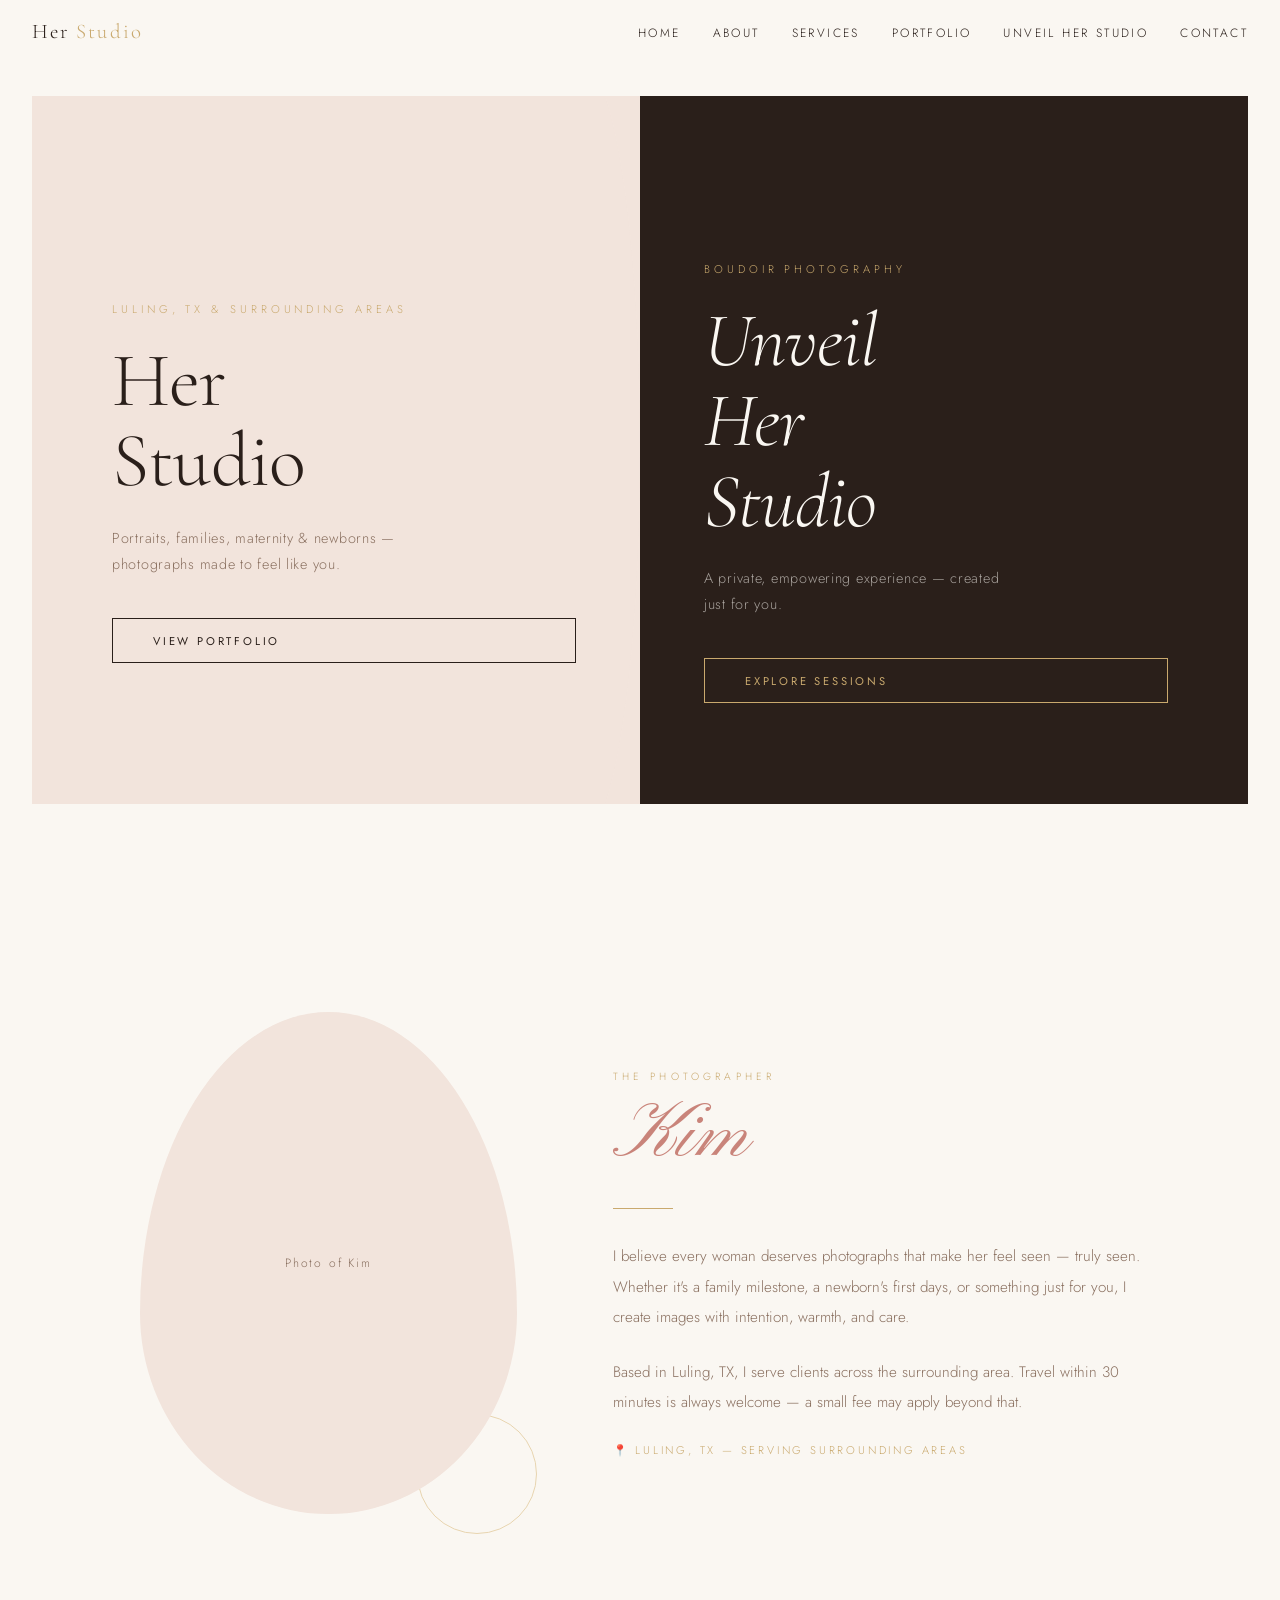
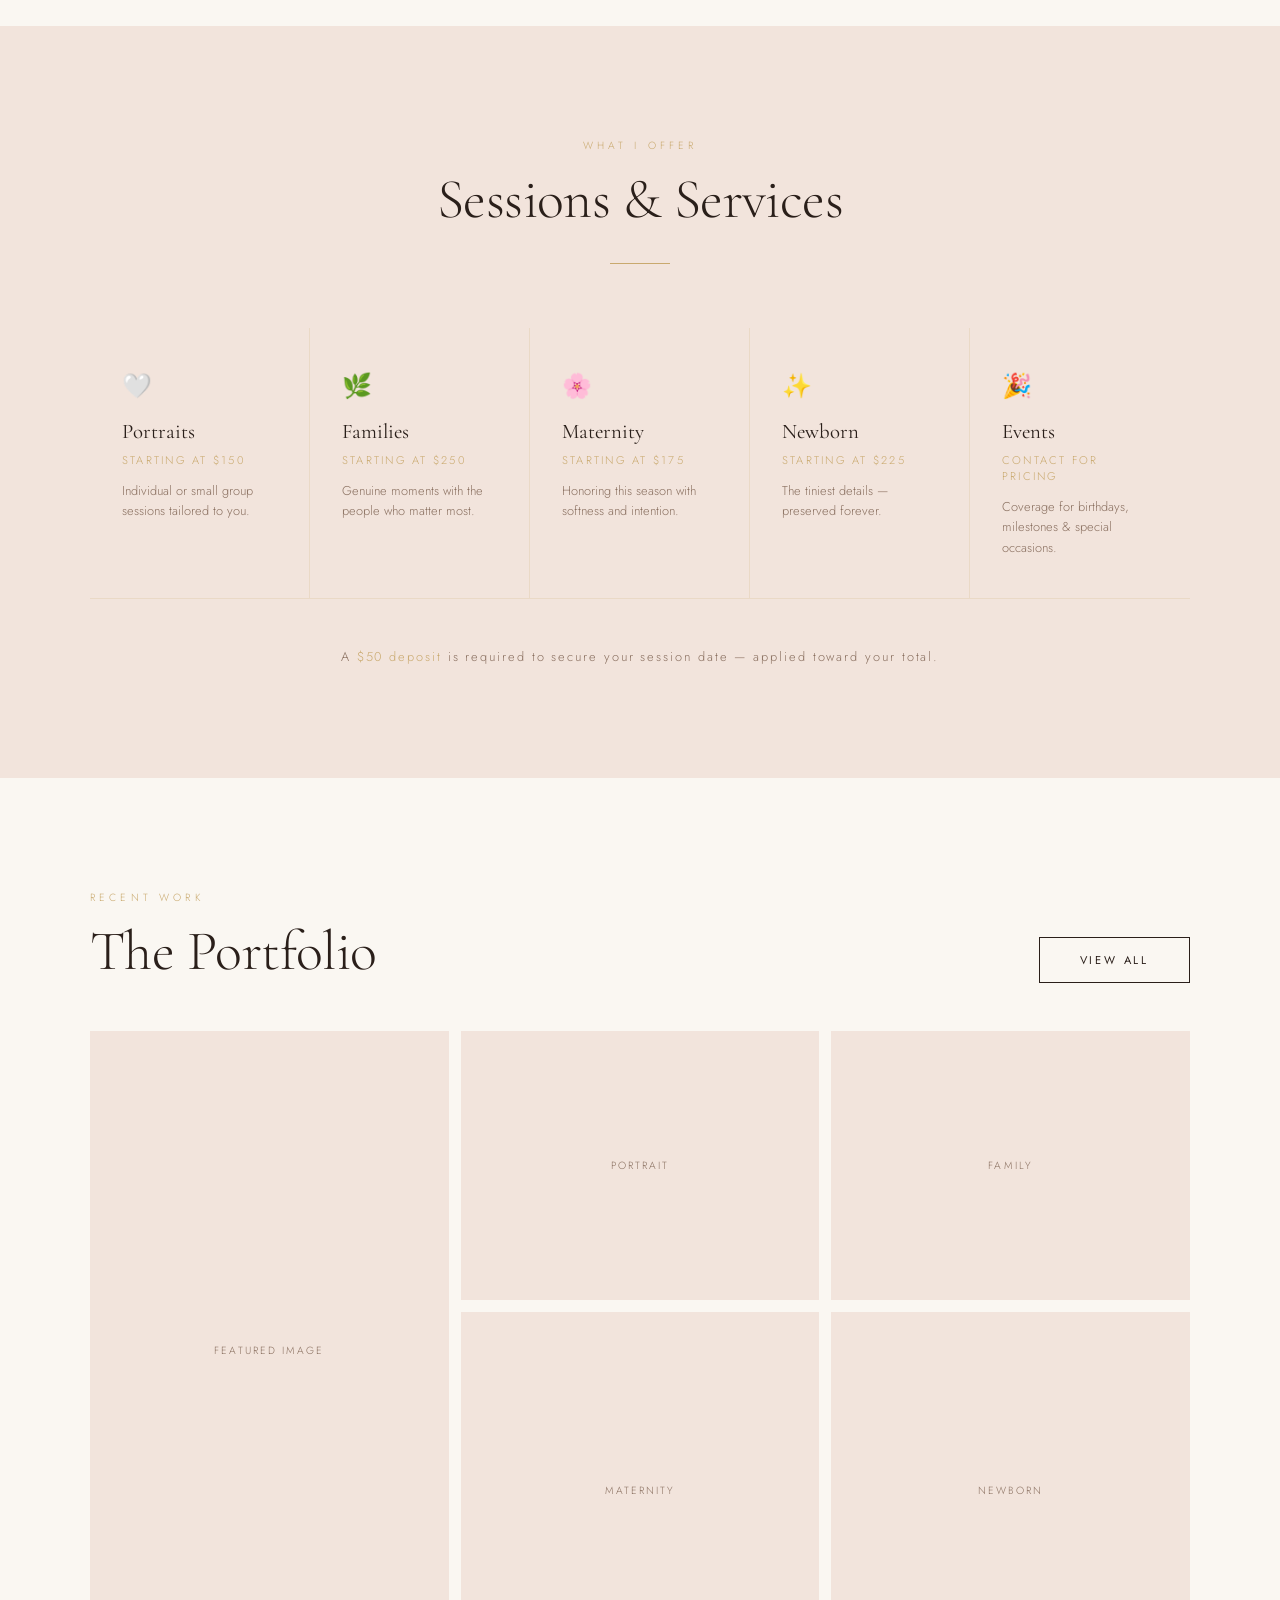
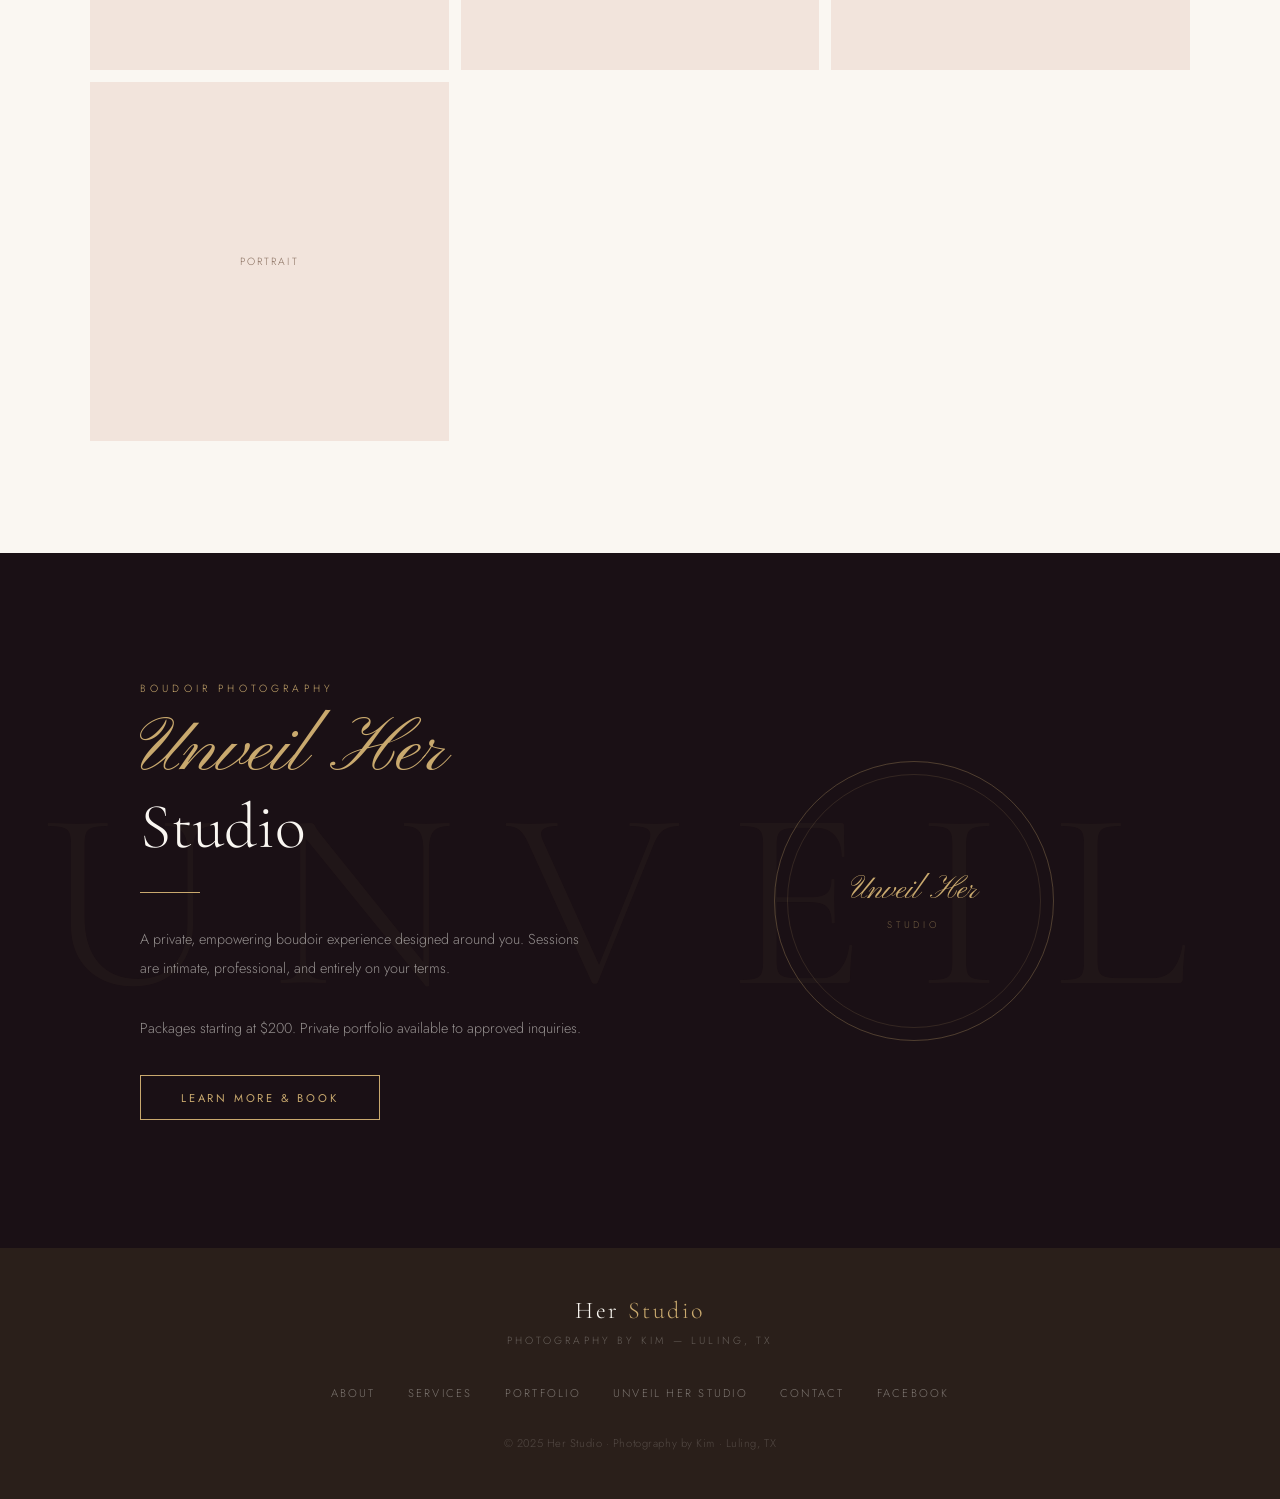
<file: index.html>
<!DOCTYPE html>
<html lang="en">
<head>
  <meta charset="UTF-8">
  <meta name="viewport" content="width=device-width, initial-scale=1.0">
  <title>Her Studio | Photography by Kim — Luling, TX</title>
  <meta name="description" content="Her Studio — portrait, family, maternity & newborn photography serving Luling, TX and surrounding areas. Boudoir sessions by Unveil Her Studio.">
  <link rel="stylesheet" href="css/style.css">
</head>
<body>

  <!-- NAV -->
  <nav>
    <a class="nav-logo" href="index.html">Her <span>Studio</span></a>
    <ul class="nav-links">
      <li><a href="index.html">Home</a></li>
      <li><a href="about.html">About</a></li>
      <li><a href="services.html">Services</a></li>
      <li><a href="portfolio.html">Portfolio</a></li>
      <li><a href="unveil.html">Unveil Her Studio</a></li>
      <li><a href="contact.html">Contact</a></li>
    </ul>
    <button class="hamburger" aria-label="Open menu">
      <span></span><span></span><span></span>
    </button>
  </nav>

  <!-- MOBILE MENU -->
  <div class="mobile-menu">
    <button class="mobile-close" aria-label="Close menu">✕</button>
    <a href="index.html">Home</a>
    <a href="about.html">About</a>
    <a href="services.html">Services</a>
    <a href="portfolio.html">Portfolio</a>
    <a href="unveil.html">Unveil Her Studio</a>
    <a href="contact.html">Contact</a>
  </div>

  <!-- HERO -->
  <section class="hero">
    <div class="hero-left">
      <span class="hero-tagline">Luling, TX &amp; Surrounding Areas</span>
      <h1 class="hero-title">Her<br>Studio</h1>
      <p class="hero-sub">Portraits, families, maternity &amp; newborns — photographs made to feel like you.</p>
      <a href="portfolio.html" class="btn btn-outline-dark">View Portfolio</a>
    </div>
    <div class="hero-right">
      <span class="hero-tagline">Boudoir Photography</span>
      <h1 class="hero-title" style="font-style:italic;">Unveil<br>Her<br>Studio</h1>
      <p class="hero-sub">A private, empowering experience — created just for you.</p>
      <a href="unveil.html" class="btn btn-gold">Explore Sessions</a>
    </div>
  </section>

  <!-- ABOUT STRIP -->
  <section class="about-strip">
    <div class="about-inner">
      <div class="about-img-wrap fade-up">
        <div class="about-img-frame">
          <div class="about-img-placeholder">
            <span>Photo of Kim</span>
          </div>
        </div>
        <div class="about-deco"></div>
      </div>
      <div class="fade-up">
        <span class="section-label">The Photographer</span>
        <h2 class="about-name">
          <span class="script">Kim</span>
        </h2>
        <div class="gold-line gold-line-left"></div>
        <p class="about-text">
          I believe every woman deserves photographs that make her feel seen — truly seen. Whether it's a family milestone, a newborn's first days, or something just for you, I create images with intention, warmth, and care.
        </p>
        <p class="about-text">
          Based in Luling, TX, I serve clients across the surrounding area. Travel within 30 minutes is always welcome — a small fee may apply beyond that.
        </p>
        <p class="about-location">📍 Luling, TX — Serving surrounding areas</p>
      </div>
    </div>
  </section>

  <!-- SERVICES PREVIEW -->
  <section class="services-section">
    <div class="services-inner">
      <div class="services-header fade-up">
        <span class="section-label">What I Offer</span>
        <h2 class="section-title">Sessions &amp; Services</h2>
        <div class="gold-line"></div>
      </div>
      <div class="services-grid">
        <div class="service-item fade-up">
          <span class="service-icon">🤍</span>
          <div class="service-name">Portraits</div>
          <div class="service-price">Starting at $150</div>
          <div class="service-note">Individual or small group sessions tailored to you.</div>
        </div>
        <div class="service-item fade-up">
          <span class="service-icon">🌿</span>
          <div class="service-name">Families</div>
          <div class="service-price">Starting at $250</div>
          <div class="service-note">Genuine moments with the people who matter most.</div>
        </div>
        <div class="service-item fade-up">
          <span class="service-icon">🌸</span>
          <div class="service-name">Maternity</div>
          <div class="service-price">Starting at $175</div>
          <div class="service-note">Honoring this season with softness and intention.</div>
        </div>
        <div class="service-item fade-up">
          <span class="service-icon">✨</span>
          <div class="service-name">Newborn</div>
          <div class="service-price">Starting at $225</div>
          <div class="service-note">The tiniest details — preserved forever.</div>
        </div>
        <div class="service-item fade-up">
          <span class="service-icon">🎉</span>
          <div class="service-name">Events</div>
          <div class="service-price">Contact for Pricing</div>
          <div class="service-note">Coverage for birthdays, milestones &amp; special occasions.</div>
        </div>
      </div>
      <p class="deposit-note">A <span>$50 deposit</span> is required to secure your session date — applied toward your total.</p>
    </div>
  </section>

  <!-- PORTFOLIO TEASER -->
  <section class="portfolio-section">
    <div class="portfolio-inner">
      <div class="portfolio-header fade-up">
        <div>
          <span class="section-label">Recent Work</span>
          <h2 class="section-title">The Portfolio</h2>
        </div>
        <a href="portfolio.html" class="btn btn-outline-dark">View All</a>
      </div>
      <div class="portfolio-grid">
        <div class="portfolio-tile fade-up">
          <div class="tile-placeholder"><span>Featured Image</span></div>
        </div>
        <div class="portfolio-tile fade-up">
          <div class="tile-placeholder"><span>Portrait</span></div>
        </div>
        <div class="portfolio-tile fade-up">
          <div class="tile-placeholder"><span>Family</span></div>
        </div>
        <div class="portfolio-tile fade-up">
          <div class="tile-placeholder"><span>Maternity</span></div>
        </div>
        <div class="portfolio-tile fade-up">
          <div class="tile-placeholder"><span>Newborn</span></div>
        </div>
        <div class="portfolio-tile fade-up">
          <div class="tile-placeholder"><span>Portrait</span></div>
        </div>
      </div>
    </div>
  </section>

  <!-- UNVEIL HER STUDIO TEASER -->
  <section class="unveil-section">
    <div class="unveil-inner">
      <div>
        <span class="unveil-label">Boudoir Photography</span>
        <h2 class="unveil-title">
          <span class="script">Unveil Her</span>
          Studio
        </h2>
        <div class="gold-line gold-line-left" style="background: var(--unveil-gold);"></div>
        <p class="unveil-text">
          A private, empowering boudoir experience designed around you. Sessions are intimate, professional, and entirely on your terms.
        </p>
        <p class="unveil-text">
          Packages starting at $200. Private portfolio available to approved inquiries.
        </p>
        <a href="unveil.html" class="btn btn-gold">Learn More &amp; Book</a>
      </div>
      <div class="unveil-logo-wrap fade-up">
        <div class="unveil-logo-circle">
          <div class="unveil-logo-placeholder">
            <span class="script">Unveil Her</span>
            <p>Studio</p>
          </div>
        </div>
      </div>
    </div>
  </section>

  <!-- FOOTER -->
  <footer>
    <div class="footer-logo">Her <span>Studio</span></div>
    <div class="footer-sub">Photography by Kim — Luling, TX</div>
    <ul class="footer-links">
      <li><a href="about.html">About</a></li>
      <li><a href="services.html">Services</a></li>
      <li><a href="portfolio.html">Portfolio</a></li>
      <li><a href="unveil.html">Unveil Her Studio</a></li>
      <li><a href="contact.html">Contact</a></li>
      <li><a href="https://www.facebook.com/UnveilHerStudio" target="_blank" rel="noopener">Facebook</a></li>
    </ul>
    <p class="footer-copy">© 2025 Her Studio · Photography by Kim · Luling, TX</p>
  </footer>

  <script src="js/main.js"></script>
</body>
</html>
</file>
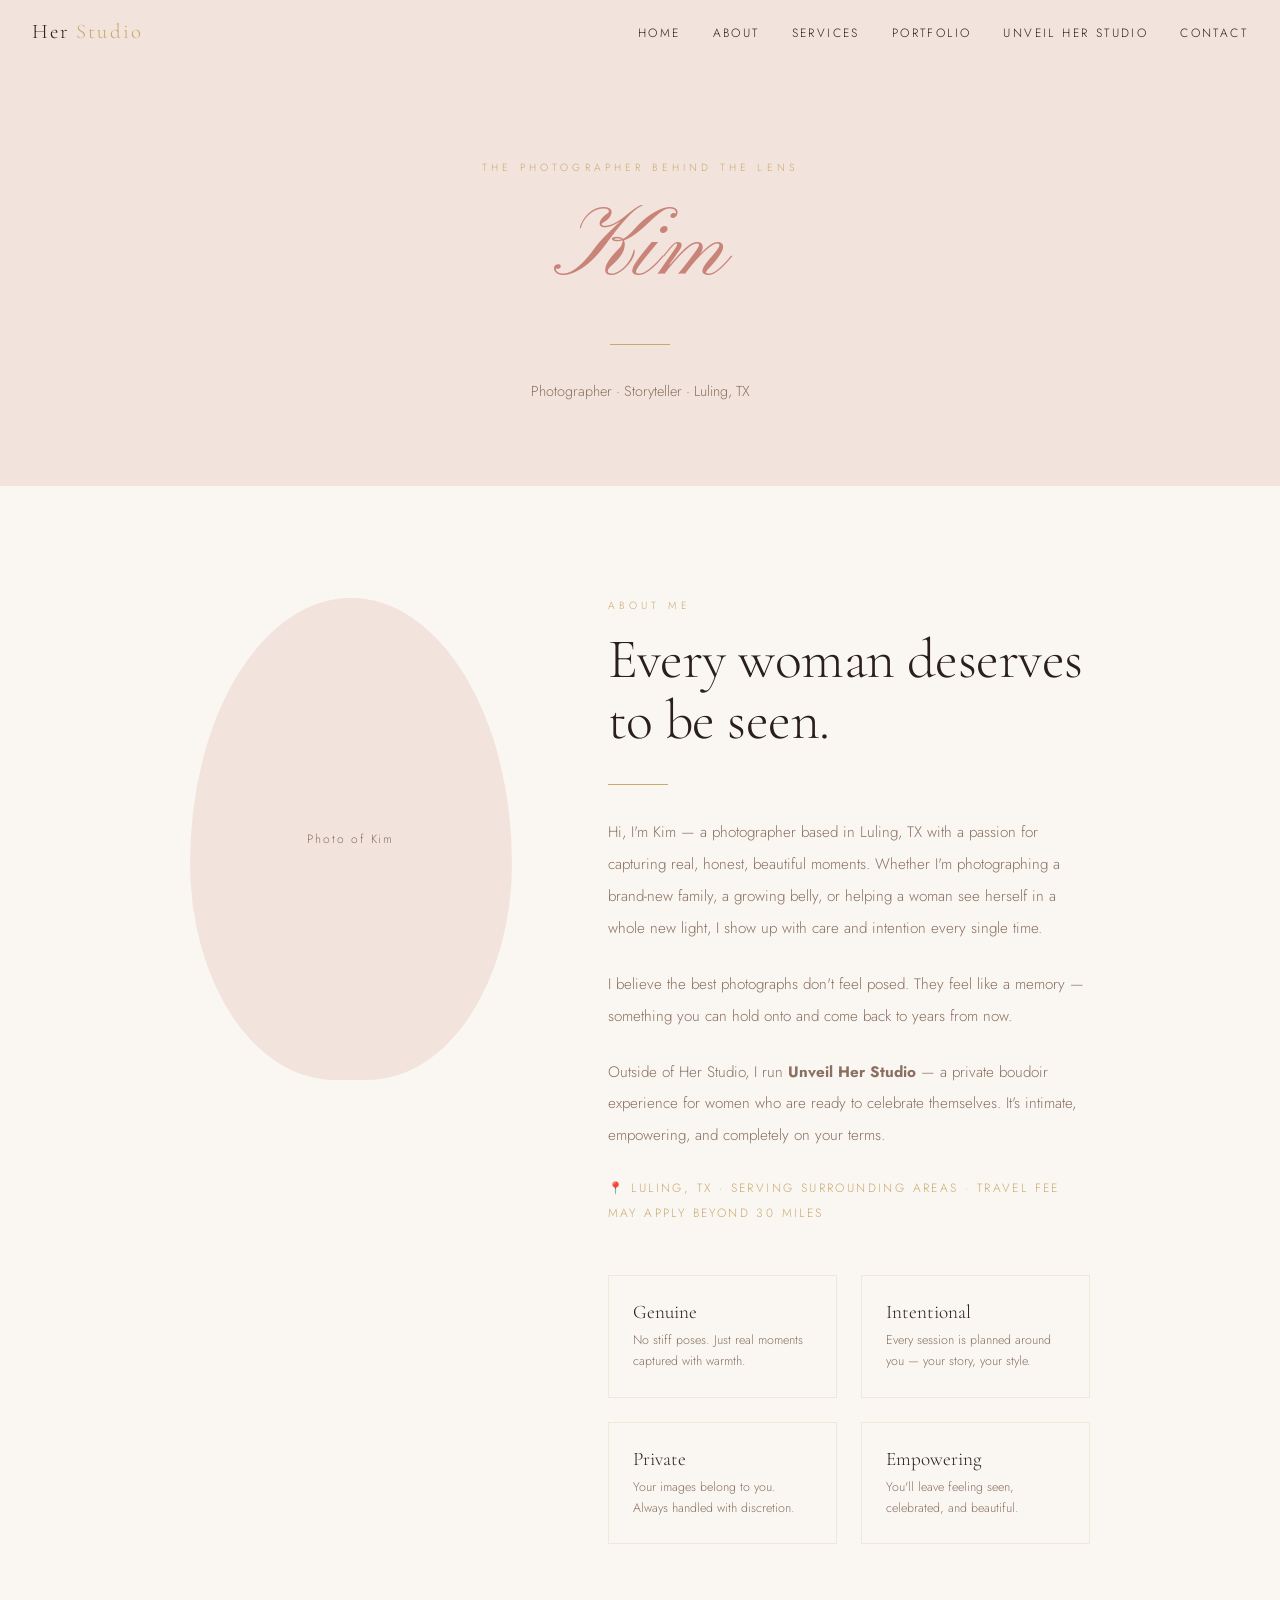
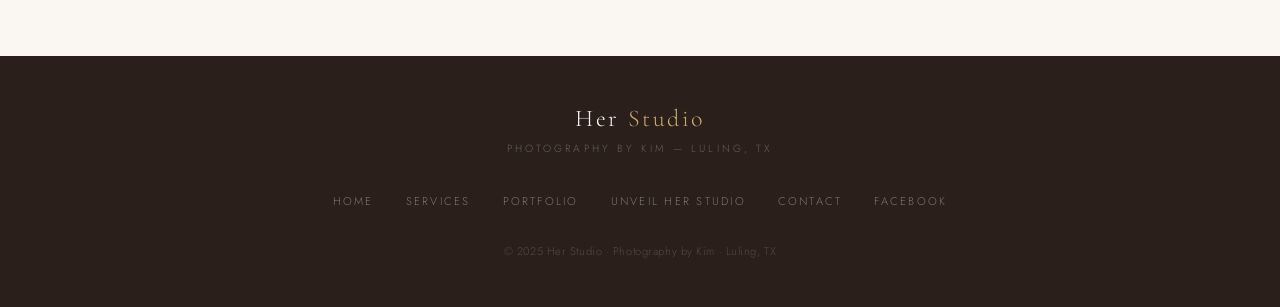
<file: about.html>
<!DOCTYPE html>
<html lang="en">
<head>
  <meta charset="UTF-8">
  <meta name="viewport" content="width=device-width, initial-scale=1.0">
  <title>About Kim | Her Studio — Luling, TX Photographer</title>
  <meta name="description" content="Meet Kim — portrait, family, maternity, newborn and boudoir photographer based in Luling, TX, serving surrounding areas.">
  <link rel="stylesheet" href="css/style.css">
  <style>
    .about-hero {
      padding: 10rem 2rem 5rem;
      background: var(--blush-light);
      text-align: center;
    }
    .about-hero h1 { font-size: clamp(3rem, 7vw, 5.5rem); }
    .about-hero .script { font-size: 1.1em; color: var(--rose); display: block; }
    .full-about { background: var(--cream); padding: 7rem 2rem; }
    .full-about-inner { max-width: 900px; margin: 0 auto; display: grid; grid-template-columns: 1fr 1.5fr; gap: 6rem; align-items: start; }
    .about-img-tall { width: 100%; aspect-ratio: 2/3; background: var(--blush-light); border-radius: 50% 50% 45% 45% / 55% 55% 45% 45%; overflow: hidden; display: flex; align-items: center; justify-content: center; color: var(--muted); font-size: 0.75rem; letter-spacing: 0.15em; }
    .about-body p { font-size: 0.95rem; line-height: 2.1; color: var(--muted); margin-bottom: 1.5rem; }
    .values-row { display: grid; grid-template-columns: 1fr 1fr; gap: 1.5rem; margin-top: 3rem; }
    .value-item { padding: 1.5rem; border: 1px solid rgba(201,169,110,0.2); }
    .value-title { font-family: 'Cormorant Garamond', serif; font-size: 1.2rem; margin-bottom: 0.4rem; }
    .value-text { font-size: 0.78rem; color: var(--muted); line-height: 1.7; }
    @media (max-width: 768px) {
      .full-about-inner { grid-template-columns: 1fr; gap: 3rem; }
      .values-row { grid-template-columns: 1fr; }
    }
  </style>
</head>
<body>

  <nav>
    <a class="nav-logo" href="index.html">Her <span>Studio</span></a>
    <ul class="nav-links">
      <li><a href="index.html">Home</a></li>
      <li><a href="about.html">About</a></li>
      <li><a href="services.html">Services</a></li>
      <li><a href="portfolio.html">Portfolio</a></li>
      <li><a href="unveil.html">Unveil Her Studio</a></li>
      <li><a href="contact.html">Contact</a></li>
    </ul>
    <button class="hamburger" aria-label="Open menu"><span></span><span></span><span></span></button>
  </nav>

  <div class="mobile-menu">
    <button class="mobile-close" aria-label="Close menu">✕</button>
    <a href="index.html">Home</a>
    <a href="about.html">About</a>
    <a href="services.html">Services</a>
    <a href="portfolio.html">Portfolio</a>
    <a href="unveil.html">Unveil Her Studio</a>
    <a href="contact.html">Contact</a>
  </div>

  <div class="about-hero fade-up">
    <span class="section-label">The Photographer Behind the Lens</span>
    <h1><span class="script">Kim</span></h1>
    <div class="gold-line"></div>
    <p style="font-size:0.9rem; color:var(--muted); max-width:500px; margin:0 auto; line-height:2;">Photographer · Storyteller · Luling, TX</p>
  </div>

  <section class="full-about">
    <div class="full-about-inner">
      <div class="fade-up">
        <div class="about-img-tall">
          <span>Photo of Kim</span>
        </div>
      </div>
      <div class="about-body fade-up">
        <span class="section-label">About Me</span>
        <h2 class="section-title" style="margin-bottom:1rem;">Every woman deserves to be seen.</h2>
        <div class="gold-line gold-line-left"></div>
        <p>Hi, I'm Kim — a photographer based in Luling, TX with a passion for capturing real, honest, beautiful moments. Whether I'm photographing a brand-new family, a growing belly, or helping a woman see herself in a whole new light, I show up with care and intention every single time.</p>
        <p>I believe the best photographs don't feel posed. They feel like a memory — something you can hold onto and come back to years from now.</p>
        <p>Outside of Her Studio, I run <strong>Unveil Her Studio</strong> — a private boudoir experience for women who are ready to celebrate themselves. It's intimate, empowering, and completely on your terms.</p>
        <p class="about-location" style="font-size:0.75rem; letter-spacing:0.2em; text-transform:uppercase; color:var(--gold);">📍 Luling, TX · Serving surrounding areas · Travel fee may apply beyond 30 miles</p>

        <div class="values-row">
          <div class="value-item">
            <div class="value-title">Genuine</div>
            <div class="value-text">No stiff poses. Just real moments captured with warmth.</div>
          </div>
          <div class="value-item">
            <div class="value-title">Intentional</div>
            <div class="value-text">Every session is planned around you — your story, your style.</div>
          </div>
          <div class="value-item">
            <div class="value-title">Private</div>
            <div class="value-text">Your images belong to you. Always handled with discretion.</div>
          </div>
          <div class="value-item">
            <div class="value-title">Empowering</div>
            <div class="value-text">You'll leave feeling seen, celebrated, and beautiful.</div>
          </div>
        </div>
      </div>
    </div>
  </section>

  <footer>
    <div class="footer-logo">Her <span>Studio</span></div>
    <div class="footer-sub">Photography by Kim — Luling, TX</div>
    <ul class="footer-links">
      <li><a href="index.html">Home</a></li>
      <li><a href="services.html">Services</a></li>
      <li><a href="portfolio.html">Portfolio</a></li>
      <li><a href="unveil.html">Unveil Her Studio</a></li>
      <li><a href="contact.html">Contact</a></li>
      <li><a href="https://www.facebook.com/UnveilHerStudio" target="_blank" rel="noopener">Facebook</a></li>
    </ul>
    <p class="footer-copy">© 2025 Her Studio · Photography by Kim · Luling, TX</p>
  </footer>

  <script src="js/main.js"></script>
</body>
</html>
</file>
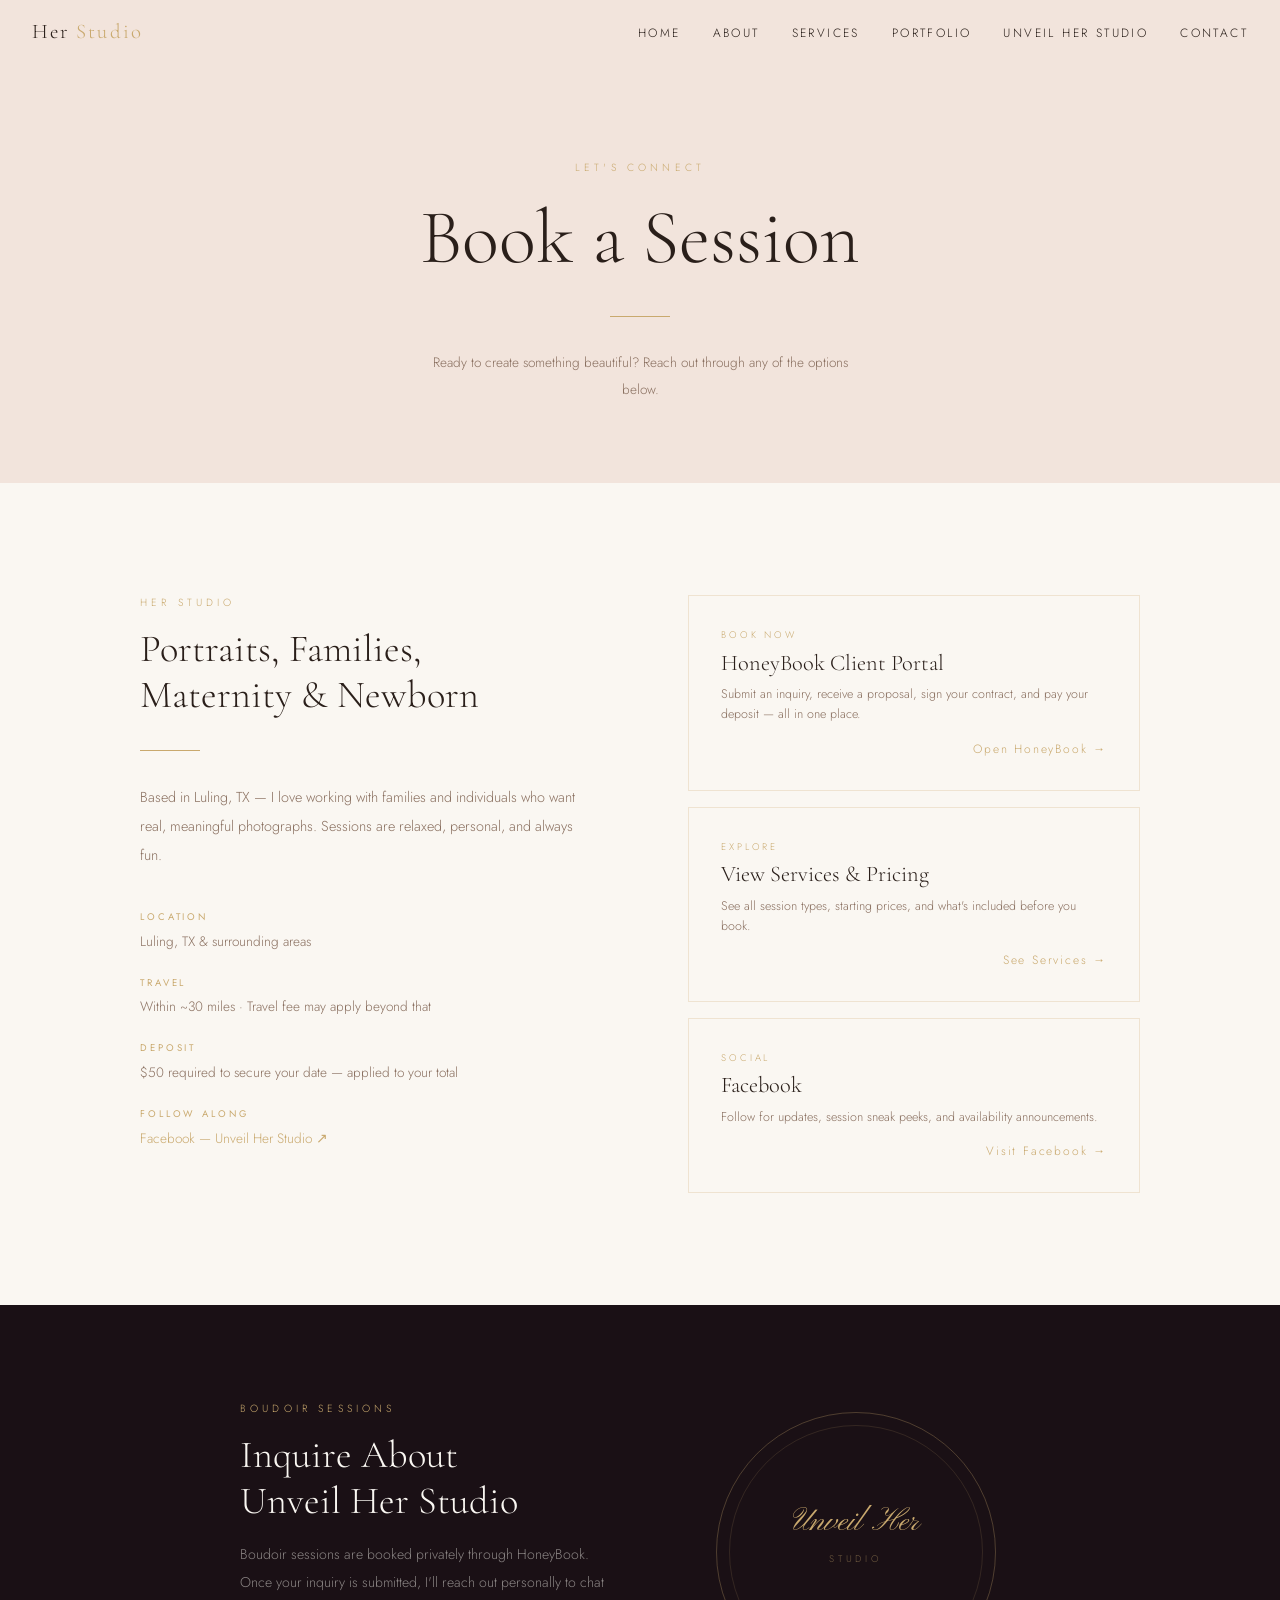
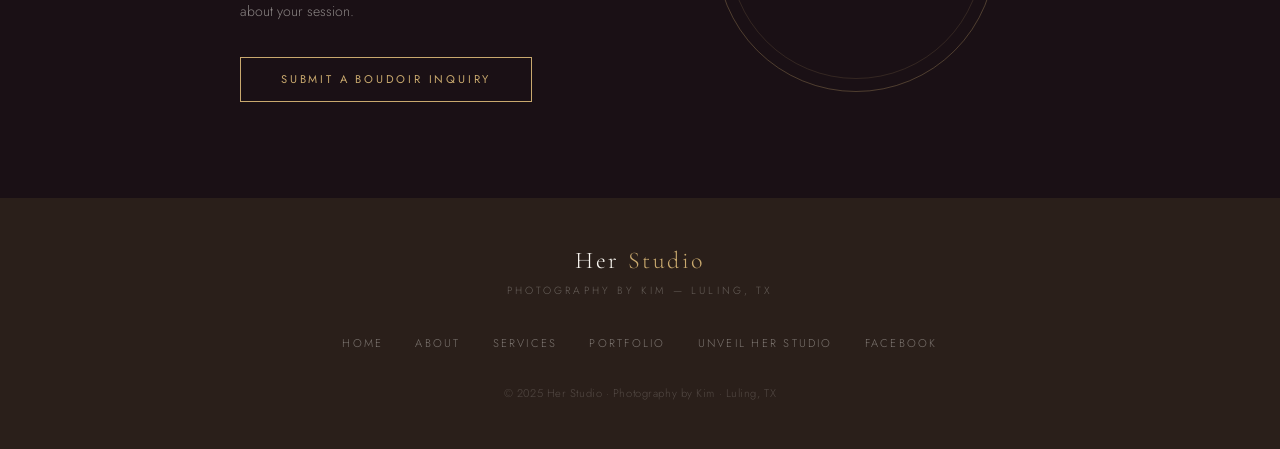
<file: contact.html>
<!DOCTYPE html>
<html lang="en">
<head>
  <meta charset="UTF-8">
  <meta name="viewport" content="width=device-width, initial-scale=1.0">
  <title>Contact | Her Studio — Book a Session in Luling, TX</title>
  <meta name="description" content="Book a portrait, family, maternity, newborn or boudoir session with Kim in Luling, TX. Connect via HoneyBook or Facebook.">
  <link rel="stylesheet" href="css/style.css">
  <style>
    .contact-hero { padding: 10rem 2rem 5rem; background: var(--blush-light); text-align: center; }
    .contact-hero h1 { font-size: clamp(3rem, 6vw, 5rem); }
    .contact-main { background: var(--cream); padding: 7rem 2rem; }
    .contact-main-inner { max-width: 1000px; margin: 0 auto; display: grid; grid-template-columns: 1fr 1fr; gap: 6rem; }
    .contact-left h2 { font-size: clamp(1.8rem, 3vw, 2.5rem); margin-bottom: 1rem; }
    .contact-left p { font-size: 0.9rem; line-height: 2; color: var(--muted); margin-bottom: 2.5rem; }
    .contact-meta { display: flex; flex-direction: column; gap: 1.5rem; }
    .meta-item strong { display: block; font-family: 'Jost', sans-serif; font-weight: 400; font-size: 0.6rem; letter-spacing: 0.3em; text-transform: uppercase; color: var(--gold); margin-bottom: 0.3rem; }
    .meta-item span { font-size: 0.85rem; color: var(--muted); }
    .booking-cards { display: flex; flex-direction: column; gap: 1rem; }
    .booking-card { display: flex; flex-direction: column; gap: 0.4rem; padding: 2rem; border: 1px solid rgba(201,169,110,0.25); text-decoration: none; transition: all 0.3s; position: relative; overflow: hidden; }
    .booking-card::before { content: ''; position: absolute; left: 0; top: 0; bottom: 0; width: 3px; background: var(--gold); transform: scaleY(0); transition: transform 0.3s; transform-origin: bottom; }
    .booking-card:hover { border-color: var(--gold); background: rgba(201,169,110,0.04); }
    .booking-card:hover::before { transform: scaleY(1); }
    .card-label { font-size: 0.6rem; letter-spacing: 0.3em; text-transform: uppercase; color: var(--gold); }
    .card-title { font-family: 'Cormorant Garamond', serif; font-size: 1.4rem; color: var(--dark); }
    .card-desc { font-size: 0.78rem; color: var(--muted); line-height: 1.6; margin-top: 0.2rem; }
    .card-arrow { align-self: flex-end; font-size: 0.75rem; color: var(--gold); letter-spacing: 0.15em; margin-top: 0.5rem; }
    .unveil-contact { background: var(--unveil-dark); padding: 6rem 2rem; }
    .unveil-contact-inner { max-width: 800px; margin: 0 auto; display: grid; grid-template-columns: 1fr 1fr; gap: 4rem; align-items: center; }
    .unveil-contact h2 { color: var(--cream); font-size: clamp(2rem, 3vw, 2.8rem); margin-bottom: 1rem; }
    .unveil-contact p { color: rgba(250,247,242,0.5); font-size: 0.88rem; line-height: 2; margin-bottom: 2rem; }
    @media (max-width: 768px) {
      .contact-main-inner, .unveil-contact-inner { grid-template-columns: 1fr; gap: 3rem; }
    }
  </style>
</head>
<body>

  <nav>
    <a class="nav-logo" href="index.html">Her <span>Studio</span></a>
    <ul class="nav-links">
      <li><a href="index.html">Home</a></li>
      <li><a href="about.html">About</a></li>
      <li><a href="services.html">Services</a></li>
      <li><a href="portfolio.html">Portfolio</a></li>
      <li><a href="unveil.html">Unveil Her Studio</a></li>
      <li><a href="contact.html">Contact</a></li>
    </ul>
    <button class="hamburger" aria-label="Open menu"><span></span><span></span><span></span></button>
  </nav>

  <div class="mobile-menu">
    <button class="mobile-close" aria-label="Close menu">✕</button>
    <a href="index.html">Home</a>
    <a href="about.html">About</a>
    <a href="services.html">Services</a>
    <a href="portfolio.html">Portfolio</a>
    <a href="unveil.html">Unveil Her Studio</a>
    <a href="contact.html">Contact</a>
  </div>

  <div class="contact-hero fade-up">
    <span class="section-label">Let's Connect</span>
    <h1>Book a Session</h1>
    <div class="gold-line"></div>
    <p style="font-size:0.85rem; color:var(--muted); max-width:440px; margin:1rem auto 0; line-height:2;">Ready to create something beautiful? Reach out through any of the options below.</p>
  </div>

  <section class="contact-main">
    <div class="contact-main-inner">
      <div class="contact-left fade-up">
        <span class="section-label">Her Studio</span>
        <h2>Portraits, Families,<br>Maternity &amp; Newborn</h2>
        <div class="gold-line gold-line-left"></div>
        <p>Based in Luling, TX — I love working with families and individuals who want real, meaningful photographs. Sessions are relaxed, personal, and always fun.</p>
        <div class="contact-meta">
          <div class="meta-item">
            <strong>Location</strong>
            <span>Luling, TX &amp; surrounding areas</span>
          </div>
          <div class="meta-item">
            <strong>Travel</strong>
            <span>Within ~30 miles · Travel fee may apply beyond that</span>
          </div>
          <div class="meta-item">
            <strong>Deposit</strong>
            <span>$50 required to secure your date — applied to your total</span>
          </div>
          <div class="meta-item">
            <strong>Follow Along</strong>
            <span>
              <a href="https://www.facebook.com/UnveilHerStudio" target="_blank" rel="noopener" style="color:var(--gold); text-decoration:none;">Facebook — Unveil Her Studio ↗</a>
            </span>
          </div>
        </div>
      </div>

      <div class="booking-cards fade-up">
        <a href="https://unveilherstudio.hbportal.co" target="_blank" rel="noopener" class="booking-card">
          <span class="card-label">Book Now</span>
          <span class="card-title">HoneyBook Client Portal</span>
          <span class="card-desc">Submit an inquiry, receive a proposal, sign your contract, and pay your deposit — all in one place.</span>
          <span class="card-arrow">Open HoneyBook →</span>
        </a>

        <a href="services.html" class="booking-card">
          <span class="card-label">Explore</span>
          <span class="card-title">View Services &amp; Pricing</span>
          <span class="card-desc">See all session types, starting prices, and what's included before you book.</span>
          <span class="card-arrow">See Services →</span>
        </a>

        <a href="https://www.facebook.com/UnveilHerStudio" target="_blank" rel="noopener" class="booking-card">
          <span class="card-label">Social</span>
          <span class="card-title">Facebook</span>
          <span class="card-desc">Follow for updates, session sneak peeks, and availability announcements.</span>
          <span class="card-arrow">Visit Facebook →</span>
        </a>
      </div>
    </div>
  </section>

  <!-- UNVEIL CONTACT STRIP -->
  <section class="unveil-contact">
    <div class="unveil-contact-inner">
      <div class="fade-up">
        <span class="unveil-label">Boudoir Sessions</span>
        <h2>Inquire About<br>Unveil Her Studio</h2>
        <p>Boudoir sessions are booked privately through HoneyBook. Once your inquiry is submitted, I'll reach out personally to chat about your session.</p>
        <a href="https://unveilherstudio.hbportal.co" target="_blank" rel="noopener" class="btn btn-gold">Submit a Boudoir Inquiry</a>
      </div>
      <div class="fade-up" style="text-align:center;">
        <div class="unveil-logo-circle" style="margin:0 auto;">
          <div class="unveil-logo-placeholder">
            <span class="script" style="color:var(--unveil-gold); font-size:2rem; display:block; margin-bottom:0.5rem;">Unveil Her</span>
            <p style="font-size:0.6rem; letter-spacing:0.4em; text-transform:uppercase; color:rgba(201,169,110,0.5);">Studio</p>
          </div>
        </div>
      </div>
    </div>
  </section>

  <footer>
    <div class="footer-logo">Her <span>Studio</span></div>
    <div class="footer-sub">Photography by Kim — Luling, TX</div>
    <ul class="footer-links">
      <li><a href="index.html">Home</a></li>
      <li><a href="about.html">About</a></li>
      <li><a href="services.html">Services</a></li>
      <li><a href="portfolio.html">Portfolio</a></li>
      <li><a href="unveil.html">Unveil Her Studio</a></li>
      <li><a href="https://www.facebook.com/UnveilHerStudio" target="_blank" rel="noopener">Facebook</a></li>
    </ul>
    <p class="footer-copy">© 2025 Her Studio · Photography by Kim · Luling, TX</p>
  </footer>

  <script src="js/main.js"></script>
</body>
</html>
</file>
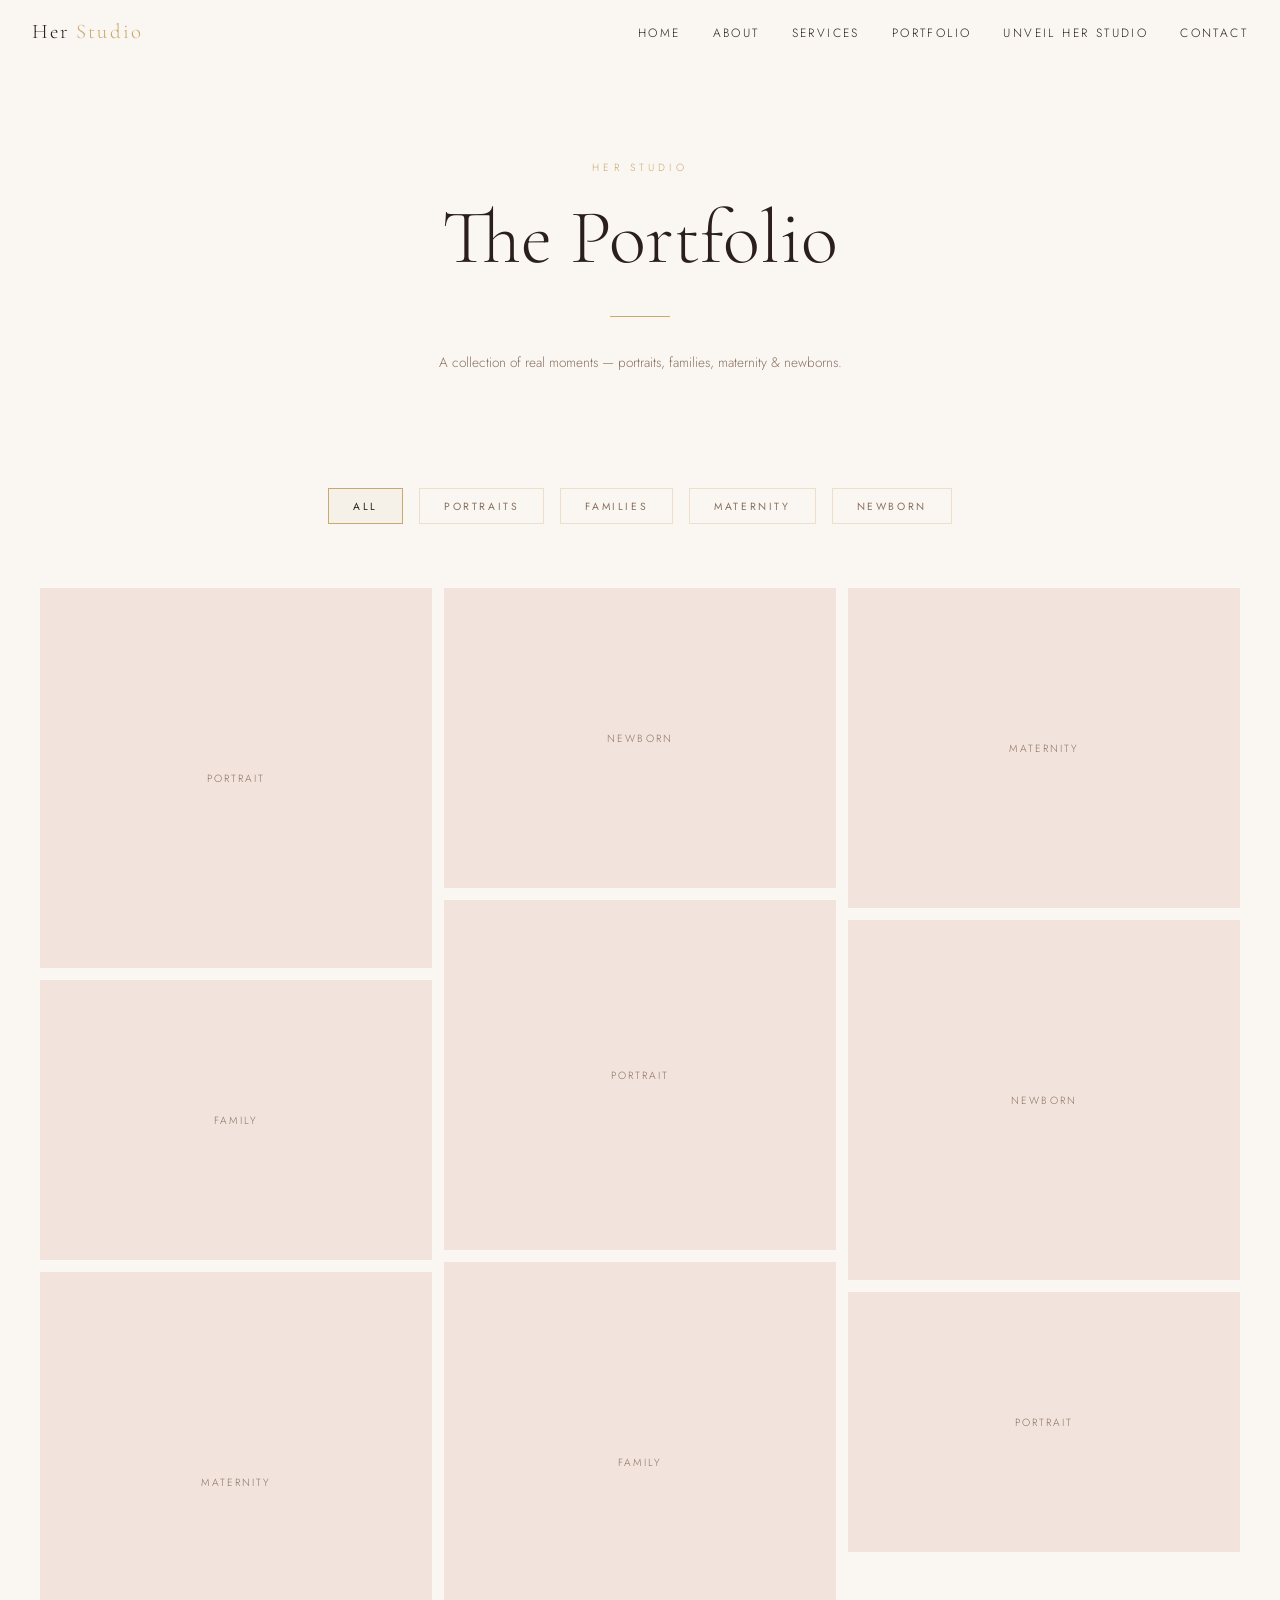
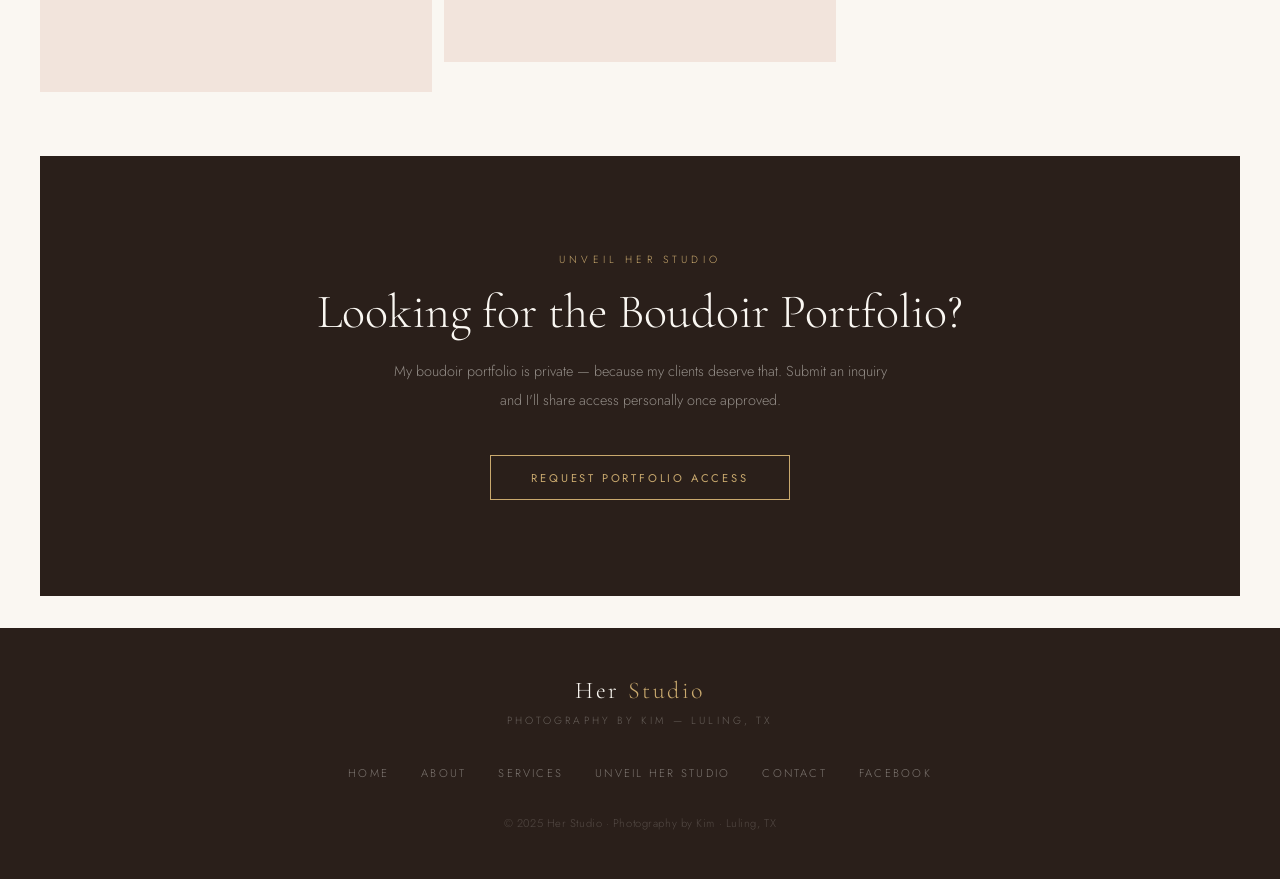
<file: portfolio.html>
<!DOCTYPE html>
<html lang="en">
<head>
  <meta charset="UTF-8">
  <meta name="viewport" content="width=device-width, initial-scale=1.0">
  <title>Portfolio | Her Studio — Luling, TX Photographer</title>
  <meta name="description" content="Photography portfolio — portraits, families, maternity and newborn sessions by Kim in Luling, TX.">
  <link rel="stylesheet" href="css/style.css">
  <style>
    .page-hero { padding: 10rem 2rem 5rem; background: var(--cream); text-align: center; }
    .page-hero h1 { font-size: clamp(3rem, 6vw, 5rem); }
    .filter-bar { display: flex; justify-content: center; gap: 1rem; padding: 2rem; flex-wrap: wrap; background: var(--cream); }
    .filter-btn { font-family: 'Jost', sans-serif; font-size: 0.65rem; letter-spacing: 0.25em; text-transform: uppercase; padding: 0.6rem 1.5rem; border: 1px solid rgba(201,169,110,0.3); background: none; color: var(--muted); cursor: pointer; transition: all 0.3s; }
    .filter-btn.active, .filter-btn:hover { border-color: var(--gold); color: var(--dark); background: rgba(201,169,110,0.08); }
    .full-portfolio { background: var(--cream); padding: 2rem; }
    .full-portfolio-inner { max-width: 1200px; margin: 0 auto; }
    .masonry-grid { columns: 3; column-gap: 12px; }
    .masonry-item { break-inside: avoid; margin-bottom: 12px; overflow: hidden; position: relative; cursor: pointer; }
    .masonry-item::after { content: ''; position: absolute; inset: 0; background: rgba(42,31,26,0); transition: background 0.4s; }
    .masonry-item:hover::after { background: rgba(42,31,26,0.25); }
    .masonry-item img { width: 100%; display: block; transition: transform 0.6s ease; }
    .masonry-item:hover img { transform: scale(1.03); }
    .masonry-placeholder { width: 100%; background: var(--blush-light); display: flex; align-items: center; justify-content: center; }
    .masonry-placeholder span { font-size: 0.65rem; letter-spacing: 0.2em; text-transform: uppercase; color: var(--muted); }
    .boudoir-cta-band { background: var(--dark); padding: 6rem 2rem; text-align: center; margin-top: 4rem; }
    .boudoir-cta-band h2 { color: var(--cream); font-size: clamp(2rem, 4vw, 3rem); margin-bottom: 1rem; }
    .boudoir-cta-band p { color: rgba(250,247,242,0.5); font-size: 0.9rem; line-height: 2; max-width: 500px; margin: 0 auto 2.5rem; }
    @media (max-width: 768px) { .masonry-grid { columns: 2; } }
    @media (max-width: 480px) { .masonry-grid { columns: 1; } }
  </style>
</head>
<body>

  <nav>
    <a class="nav-logo" href="index.html">Her <span>Studio</span></a>
    <ul class="nav-links">
      <li><a href="index.html">Home</a></li>
      <li><a href="about.html">About</a></li>
      <li><a href="services.html">Services</a></li>
      <li><a href="portfolio.html">Portfolio</a></li>
      <li><a href="unveil.html">Unveil Her Studio</a></li>
      <li><a href="contact.html">Contact</a></li>
    </ul>
    <button class="hamburger" aria-label="Open menu"><span></span><span></span><span></span></button>
  </nav>

  <div class="mobile-menu">
    <button class="mobile-close" aria-label="Close menu">✕</button>
    <a href="index.html">Home</a>
    <a href="about.html">About</a>
    <a href="services.html">Services</a>
    <a href="portfolio.html">Portfolio</a>
    <a href="unveil.html">Unveil Her Studio</a>
    <a href="contact.html">Contact</a>
  </div>

  <div class="page-hero fade-up">
    <span class="section-label">Her Studio</span>
    <h1>The Portfolio</h1>
    <div class="gold-line"></div>
    <p style="font-size:0.85rem; color:var(--muted); max-width:440px; margin:1rem auto 0; line-height:2;">A collection of real moments — portraits, families, maternity &amp; newborns.</p>
  </div>

  <div class="filter-bar">
    <button class="filter-btn active" data-filter="all">All</button>
    <button class="filter-btn" data-filter="portrait">Portraits</button>
    <button class="filter-btn" data-filter="family">Families</button>
    <button class="filter-btn" data-filter="maternity">Maternity</button>
    <button class="filter-btn" data-filter="newborn">Newborn</button>
  </div>

  <section class="full-portfolio">
    <div class="full-portfolio-inner">
      <div class="masonry-grid" id="portfolioGrid">
        <!-- Replace these placeholders with <img> tags when you have photos -->
        <!-- Example: <div class="masonry-item" data-cat="portrait"><img src="images/portrait-01.jpg" alt="Portrait session"></div> -->

        <div class="masonry-item fade-up" data-cat="portrait">
          <div class="masonry-placeholder" style="height:380px;"><span>Portrait</span></div>
        </div>
        <div class="masonry-item fade-up" data-cat="family">
          <div class="masonry-placeholder" style="height:280px;"><span>Family</span></div>
        </div>
        <div class="masonry-item fade-up" data-cat="maternity">
          <div class="masonry-placeholder" style="height:420px;"><span>Maternity</span></div>
        </div>
        <div class="masonry-item fade-up" data-cat="newborn">
          <div class="masonry-placeholder" style="height:300px;"><span>Newborn</span></div>
        </div>
        <div class="masonry-item fade-up" data-cat="portrait">
          <div class="masonry-placeholder" style="height:350px;"><span>Portrait</span></div>
        </div>
        <div class="masonry-item fade-up" data-cat="family">
          <div class="masonry-placeholder" style="height:400px;"><span>Family</span></div>
        </div>
        <div class="masonry-item fade-up" data-cat="maternity">
          <div class="masonry-placeholder" style="height:320px;"><span>Maternity</span></div>
        </div>
        <div class="masonry-item fade-up" data-cat="newborn">
          <div class="masonry-placeholder" style="height:360px;"><span>Newborn</span></div>
        </div>
        <div class="masonry-item fade-up" data-cat="portrait">
          <div class="masonry-placeholder" style="height:260px;"><span>Portrait</span></div>
        </div>
      </div>

      <!-- BOUDOIR CTA -->
      <div class="boudoir-cta-band fade-up">
        <span class="section-label" style="color:var(--gold);">Unveil Her Studio</span>
        <h2>Looking for the Boudoir Portfolio?</h2>
        <p>My boudoir portfolio is private — because my clients deserve that. Submit an inquiry and I'll share access personally once approved.</p>
        <a href="https://unveilherstudio.hbportal.co" target="_blank" rel="noopener" class="btn btn-gold">Request Portfolio Access</a>
      </div>
    </div>
  </section>

  <footer>
    <div class="footer-logo">Her <span>Studio</span></div>
    <div class="footer-sub">Photography by Kim — Luling, TX</div>
    <ul class="footer-links">
      <li><a href="index.html">Home</a></li>
      <li><a href="about.html">About</a></li>
      <li><a href="services.html">Services</a></li>
      <li><a href="unveil.html">Unveil Her Studio</a></li>
      <li><a href="contact.html">Contact</a></li>
      <li><a href="https://www.facebook.com/UnveilHerStudio" target="_blank" rel="noopener">Facebook</a></li>
    </ul>
    <p class="footer-copy">© 2025 Her Studio · Photography by Kim · Luling, TX</p>
  </footer>

  <script src="js/main.js"></script>
  <script>
    // Filter
    const filterBtns = document.querySelectorAll('.filter-btn');
    const items = document.querySelectorAll('.masonry-item');
    filterBtns.forEach(btn => {
      btn.addEventListener('click', () => {
        filterBtns.forEach(b => b.classList.remove('active'));
        btn.classList.add('active');
        const filter = btn.dataset.filter;
        items.forEach(item => {
          item.style.display = (filter === 'all' || item.dataset.cat === filter) ? 'block' : 'none';
        });
      });
    });
  </script>
</body>
</html>
</file>
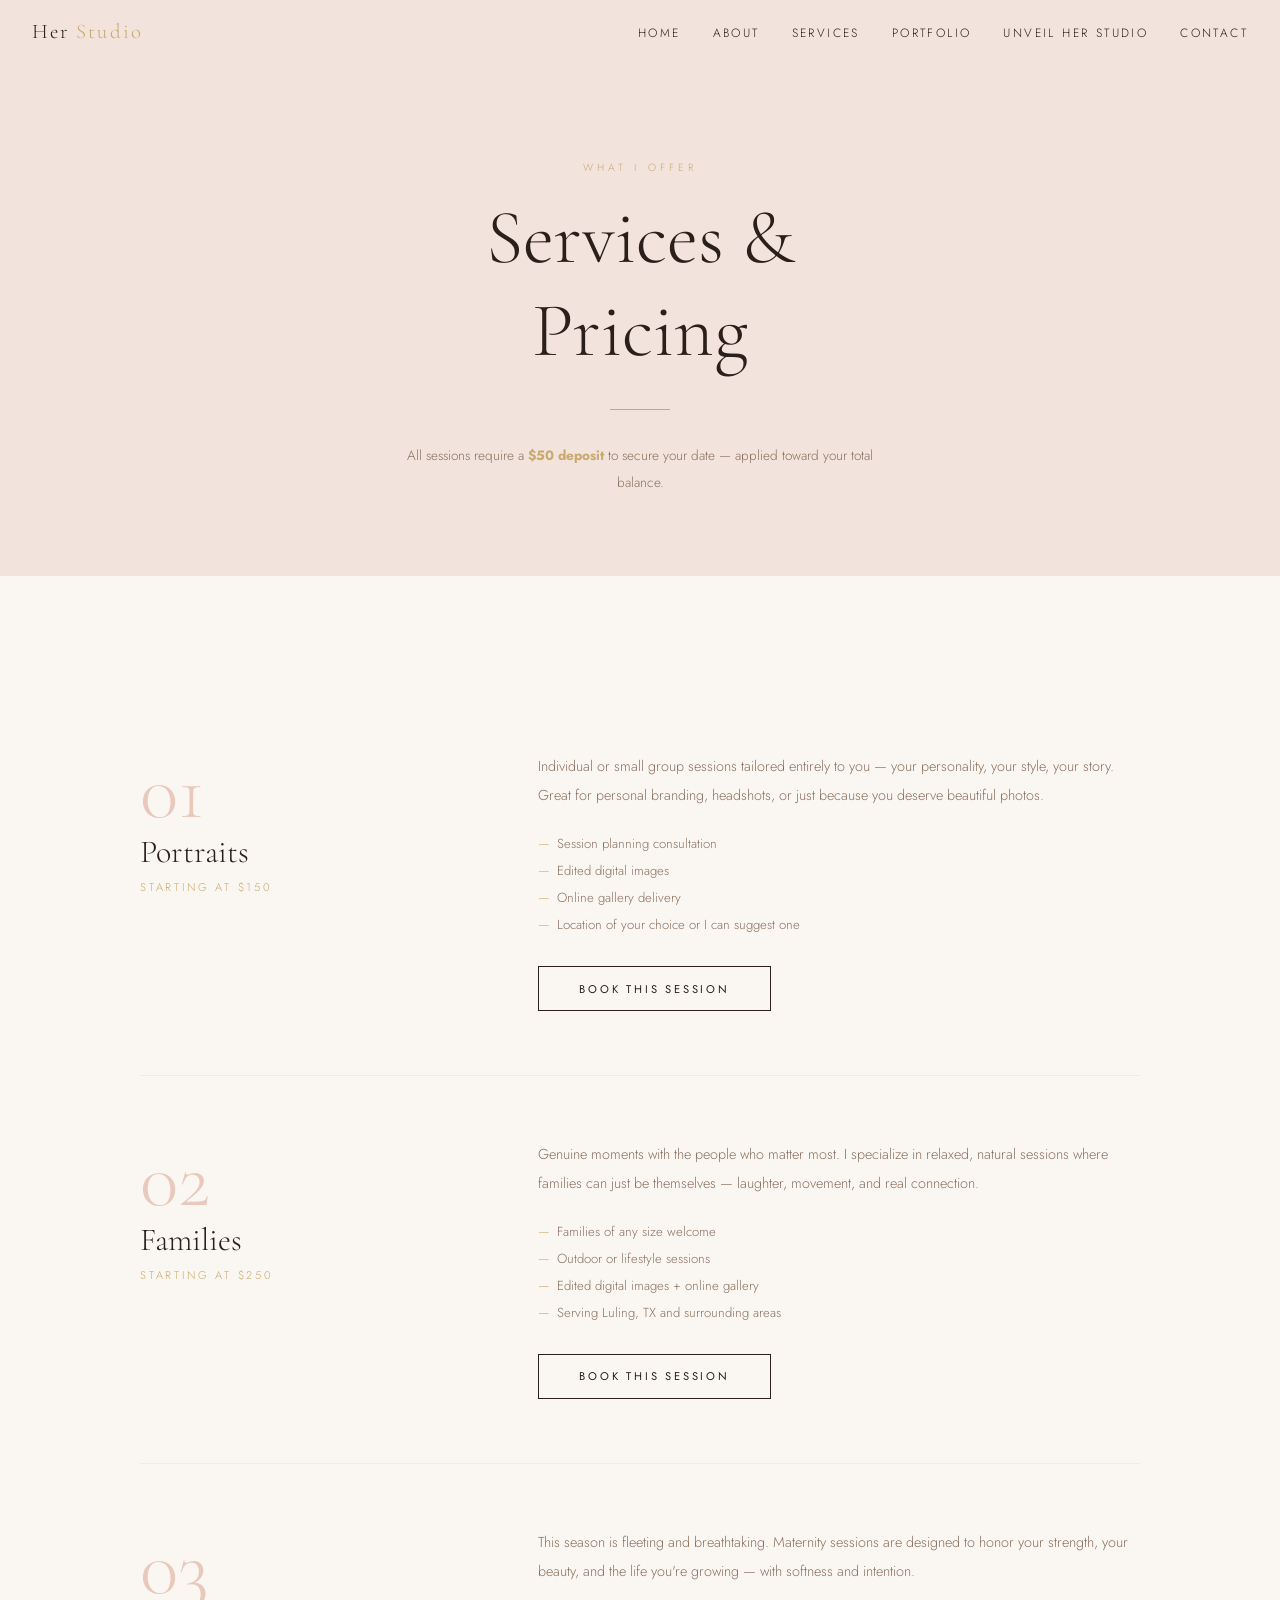
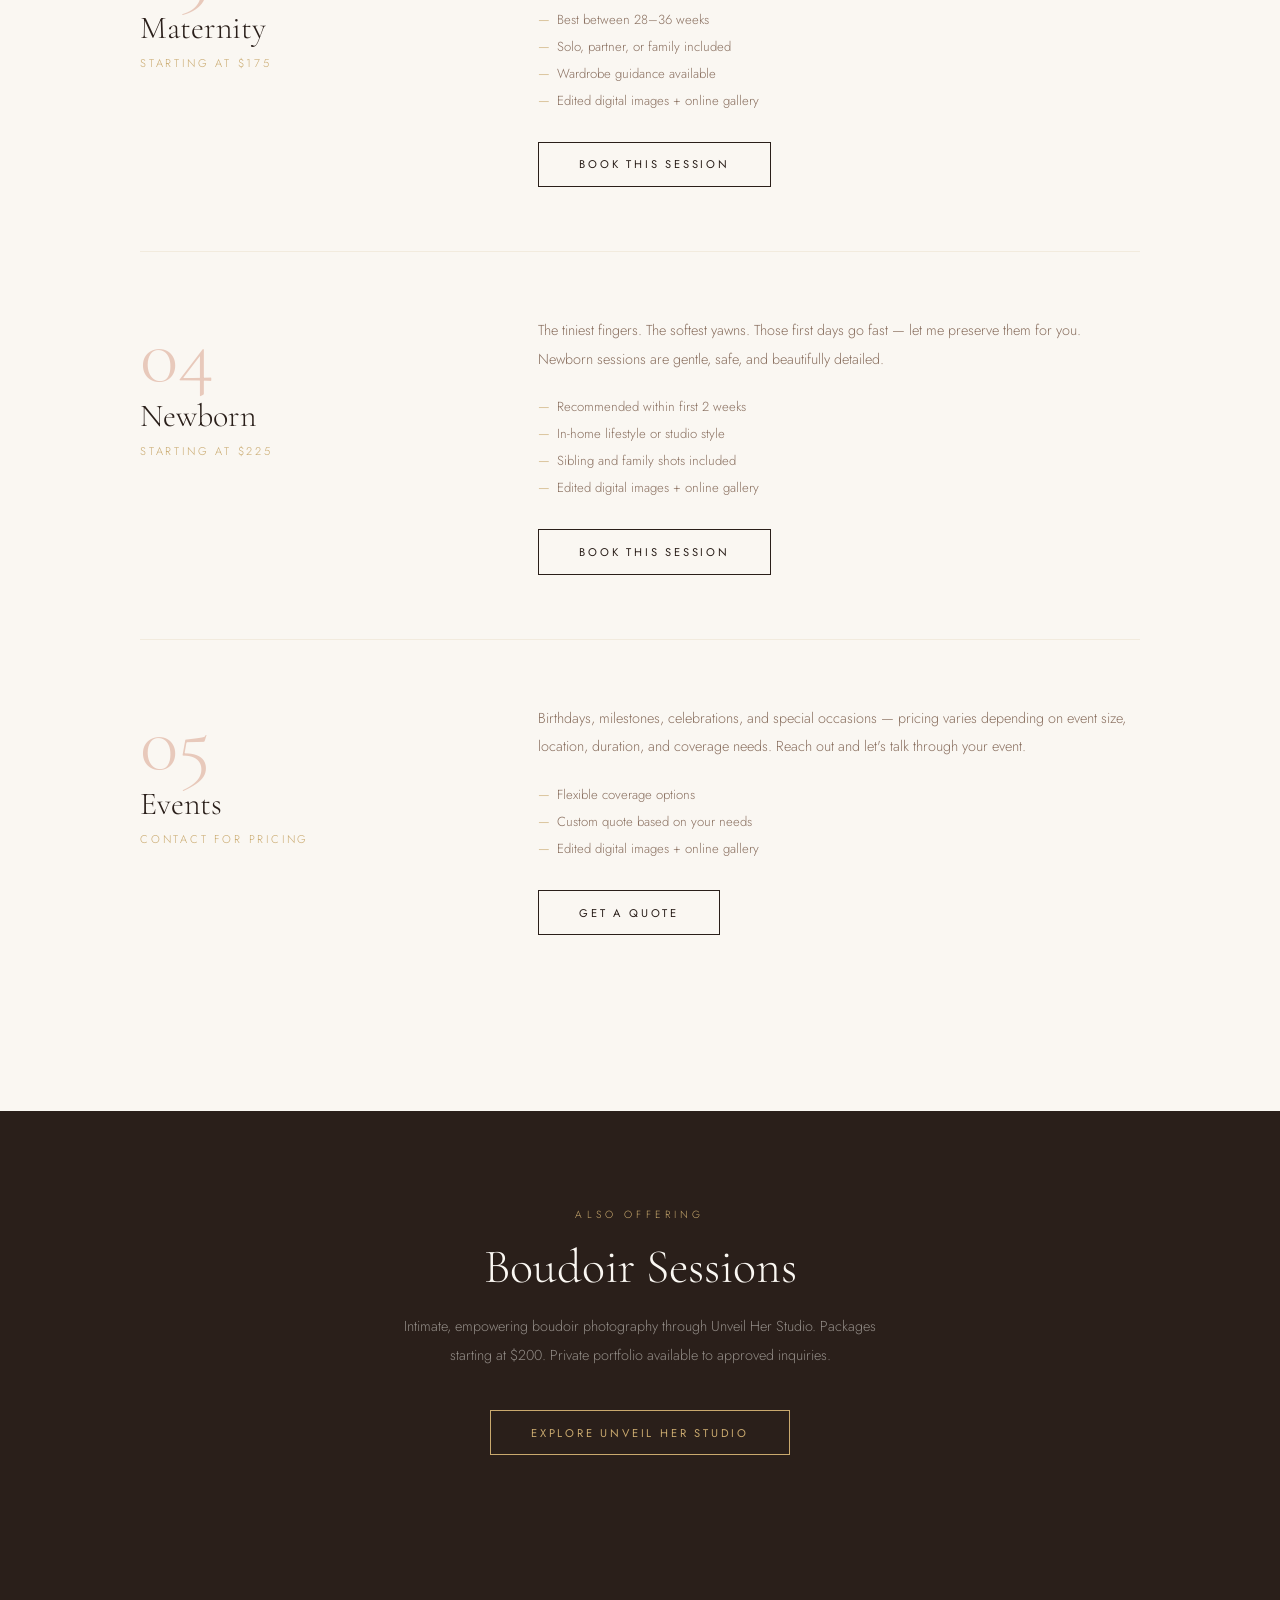
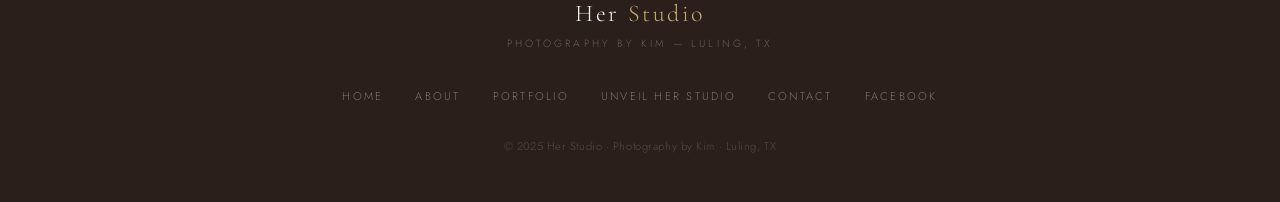
<file: services.html>
<!DOCTYPE html>
<html lang="en">
<head>
  <meta charset="UTF-8">
  <meta name="viewport" content="width=device-width, initial-scale=1.0">
  <title>Services & Pricing | Her Studio — Luling, TX</title>
  <meta name="description" content="Portrait, family, maternity, newborn & event photography in Luling, TX. Starting prices listed. $50 deposit secures your date.">
  <link rel="stylesheet" href="css/style.css">
  <style>
    .page-hero { padding: 10rem 2rem 5rem; background: var(--blush-light); text-align: center; }
    .page-hero h1 { font-size: clamp(3rem, 6vw, 5rem); }
    .services-detail { background: var(--cream); padding: 7rem 2rem; }
    .services-detail-inner { max-width: 1000px; margin: 0 auto; }
    .service-row { display: grid; grid-template-columns: 1fr 1.8fr; gap: 4rem; align-items: start; padding: 4rem 0; border-bottom: 1px solid rgba(201,169,110,0.15); }
    .service-row:last-child { border-bottom: none; }
    .service-row-left { position: sticky; top: 6rem; }
    .service-row-num { font-family: 'Cormorant Garamond', serif; font-size: 5rem; color: var(--blush); line-height: 1; }
    .service-row-name { font-family: 'Cormorant Garamond', serif; font-size: 2rem; font-weight: 300; color: var(--dark); margin-bottom: 0.5rem; }
    .service-row-price { font-size: 0.7rem; letter-spacing: 0.25em; text-transform: uppercase; color: var(--gold); }
    .service-row-desc { font-size: 0.9rem; line-height: 2; color: var(--muted); margin-bottom: 1.5rem; }
    .service-includes { list-style: none; display: flex; flex-direction: column; gap: 0.5rem; margin-bottom: 2rem; }
    .service-includes li { font-size: 0.82rem; color: var(--muted); padding-left: 1.2rem; position: relative; }
    .service-includes li::before { content: '—'; position: absolute; left: 0; color: var(--gold); }
    .cta-strip { background: var(--dark); padding: 6rem 2rem; text-align: center; }
    .cta-strip h2 { color: var(--cream); font-size: clamp(2rem, 4vw, 3rem); margin-bottom: 1rem; }
    .cta-strip p { color: rgba(250,247,242,0.5); font-size: 0.9rem; line-height: 2; max-width: 500px; margin: 0 auto 2.5rem; }
    @media (max-width: 768px) {
      .service-row { grid-template-columns: 1fr; gap: 1.5rem; }
      .service-row-left { position: static; }
      .service-row-num { font-size: 3rem; }
    }
  </style>
</head>
<body>

  <nav>
    <a class="nav-logo" href="index.html">Her <span>Studio</span></a>
    <ul class="nav-links">
      <li><a href="index.html">Home</a></li>
      <li><a href="about.html">About</a></li>
      <li><a href="services.html">Services</a></li>
      <li><a href="portfolio.html">Portfolio</a></li>
      <li><a href="unveil.html">Unveil Her Studio</a></li>
      <li><a href="contact.html">Contact</a></li>
    </ul>
    <button class="hamburger" aria-label="Open menu"><span></span><span></span><span></span></button>
  </nav>

  <div class="mobile-menu">
    <button class="mobile-close" aria-label="Close menu">✕</button>
    <a href="index.html">Home</a>
    <a href="about.html">About</a>
    <a href="services.html">Services</a>
    <a href="portfolio.html">Portfolio</a>
    <a href="unveil.html">Unveil Her Studio</a>
    <a href="contact.html">Contact</a>
  </div>

  <div class="page-hero fade-up">
    <span class="section-label">What I Offer</span>
    <h1>Services &amp;<br>Pricing</h1>
    <div class="gold-line"></div>
    <p style="font-size:0.85rem; color:var(--muted); max-width:480px; margin:0 auto; line-height:2;">All sessions require a <strong style="color:var(--gold);">$50 deposit</strong> to secure your date — applied toward your total balance.</p>
  </div>

  <section class="services-detail">
    <div class="services-detail-inner">

      <div class="service-row fade-up">
        <div class="service-row-left">
          <div class="service-row-num">01</div>
          <div class="service-row-name">Portraits</div>
          <div class="service-row-price">Starting at $150</div>
        </div>
        <div>
          <p class="service-row-desc">Individual or small group sessions tailored entirely to you — your personality, your style, your story. Great for personal branding, headshots, or just because you deserve beautiful photos.</p>
          <ul class="service-includes">
            <li>Session planning consultation</li>
            <li>Edited digital images</li>
            <li>Online gallery delivery</li>
            <li>Location of your choice or I can suggest one</li>
          </ul>
          <a href="contact.html" class="btn btn-outline-dark">Book This Session</a>
        </div>
      </div>

      <div class="service-row fade-up">
        <div class="service-row-left">
          <div class="service-row-num">02</div>
          <div class="service-row-name">Families</div>
          <div class="service-row-price">Starting at $250</div>
        </div>
        <div>
          <p class="service-row-desc">Genuine moments with the people who matter most. I specialize in relaxed, natural sessions where families can just be themselves — laughter, movement, and real connection.</p>
          <ul class="service-includes">
            <li>Families of any size welcome</li>
            <li>Outdoor or lifestyle sessions</li>
            <li>Edited digital images + online gallery</li>
            <li>Serving Luling, TX and surrounding areas</li>
          </ul>
          <a href="contact.html" class="btn btn-outline-dark">Book This Session</a>
        </div>
      </div>

      <div class="service-row fade-up">
        <div class="service-row-left">
          <div class="service-row-num">03</div>
          <div class="service-row-name">Maternity</div>
          <div class="service-row-price">Starting at $175</div>
        </div>
        <div>
          <p class="service-row-desc">This season is fleeting and breathtaking. Maternity sessions are designed to honor your strength, your beauty, and the life you're growing — with softness and intention.</p>
          <ul class="service-includes">
            <li>Best between 28–36 weeks</li>
            <li>Solo, partner, or family included</li>
            <li>Wardrobe guidance available</li>
            <li>Edited digital images + online gallery</li>
          </ul>
          <a href="contact.html" class="btn btn-outline-dark">Book This Session</a>
        </div>
      </div>

      <div class="service-row fade-up">
        <div class="service-row-left">
          <div class="service-row-num">04</div>
          <div class="service-row-name">Newborn</div>
          <div class="service-row-price">Starting at $225</div>
        </div>
        <div>
          <p class="service-row-desc">The tiniest fingers. The softest yawns. Those first days go fast — let me preserve them for you. Newborn sessions are gentle, safe, and beautifully detailed.</p>
          <ul class="service-includes">
            <li>Recommended within first 2 weeks</li>
            <li>In-home lifestyle or studio style</li>
            <li>Sibling and family shots included</li>
            <li>Edited digital images + online gallery</li>
          </ul>
          <a href="contact.html" class="btn btn-outline-dark">Book This Session</a>
        </div>
      </div>

      <div class="service-row fade-up">
        <div class="service-row-left">
          <div class="service-row-num">05</div>
          <div class="service-row-name">Events</div>
          <div class="service-row-price">Contact for Pricing</div>
        </div>
        <div>
          <p class="service-row-desc">Birthdays, milestones, celebrations, and special occasions — pricing varies depending on event size, location, duration, and coverage needs. Reach out and let's talk through your event.</p>
          <ul class="service-includes">
            <li>Flexible coverage options</li>
            <li>Custom quote based on your needs</li>
            <li>Edited digital images + online gallery</li>
          </ul>
          <a href="contact.html" class="btn btn-outline-dark">Get a Quote</a>
        </div>
      </div>

    </div>
  </section>

  <!-- BOUDOIR CTA -->
  <section class="cta-strip">
    <div class="fade-up">
      <span class="section-label" style="color:var(--gold);">Also Offering</span>
      <h2>Boudoir Sessions</h2>
      <p>Intimate, empowering boudoir photography through Unveil Her Studio. Packages starting at $200. Private portfolio available to approved inquiries.</p>
      <a href="unveil.html" class="btn btn-gold">Explore Unveil Her Studio</a>
    </div>
  </section>

  <footer>
    <div class="footer-logo">Her <span>Studio</span></div>
    <div class="footer-sub">Photography by Kim — Luling, TX</div>
    <ul class="footer-links">
      <li><a href="index.html">Home</a></li>
      <li><a href="about.html">About</a></li>
      <li><a href="portfolio.html">Portfolio</a></li>
      <li><a href="unveil.html">Unveil Her Studio</a></li>
      <li><a href="contact.html">Contact</a></li>
      <li><a href="https://www.facebook.com/UnveilHerStudio" target="_blank" rel="noopener">Facebook</a></li>
    </ul>
    <p class="footer-copy">© 2025 Her Studio · Photography by Kim · Luling, TX</p>
  </footer>

  <script src="js/main.js"></script>
</body>
</html>
</file>
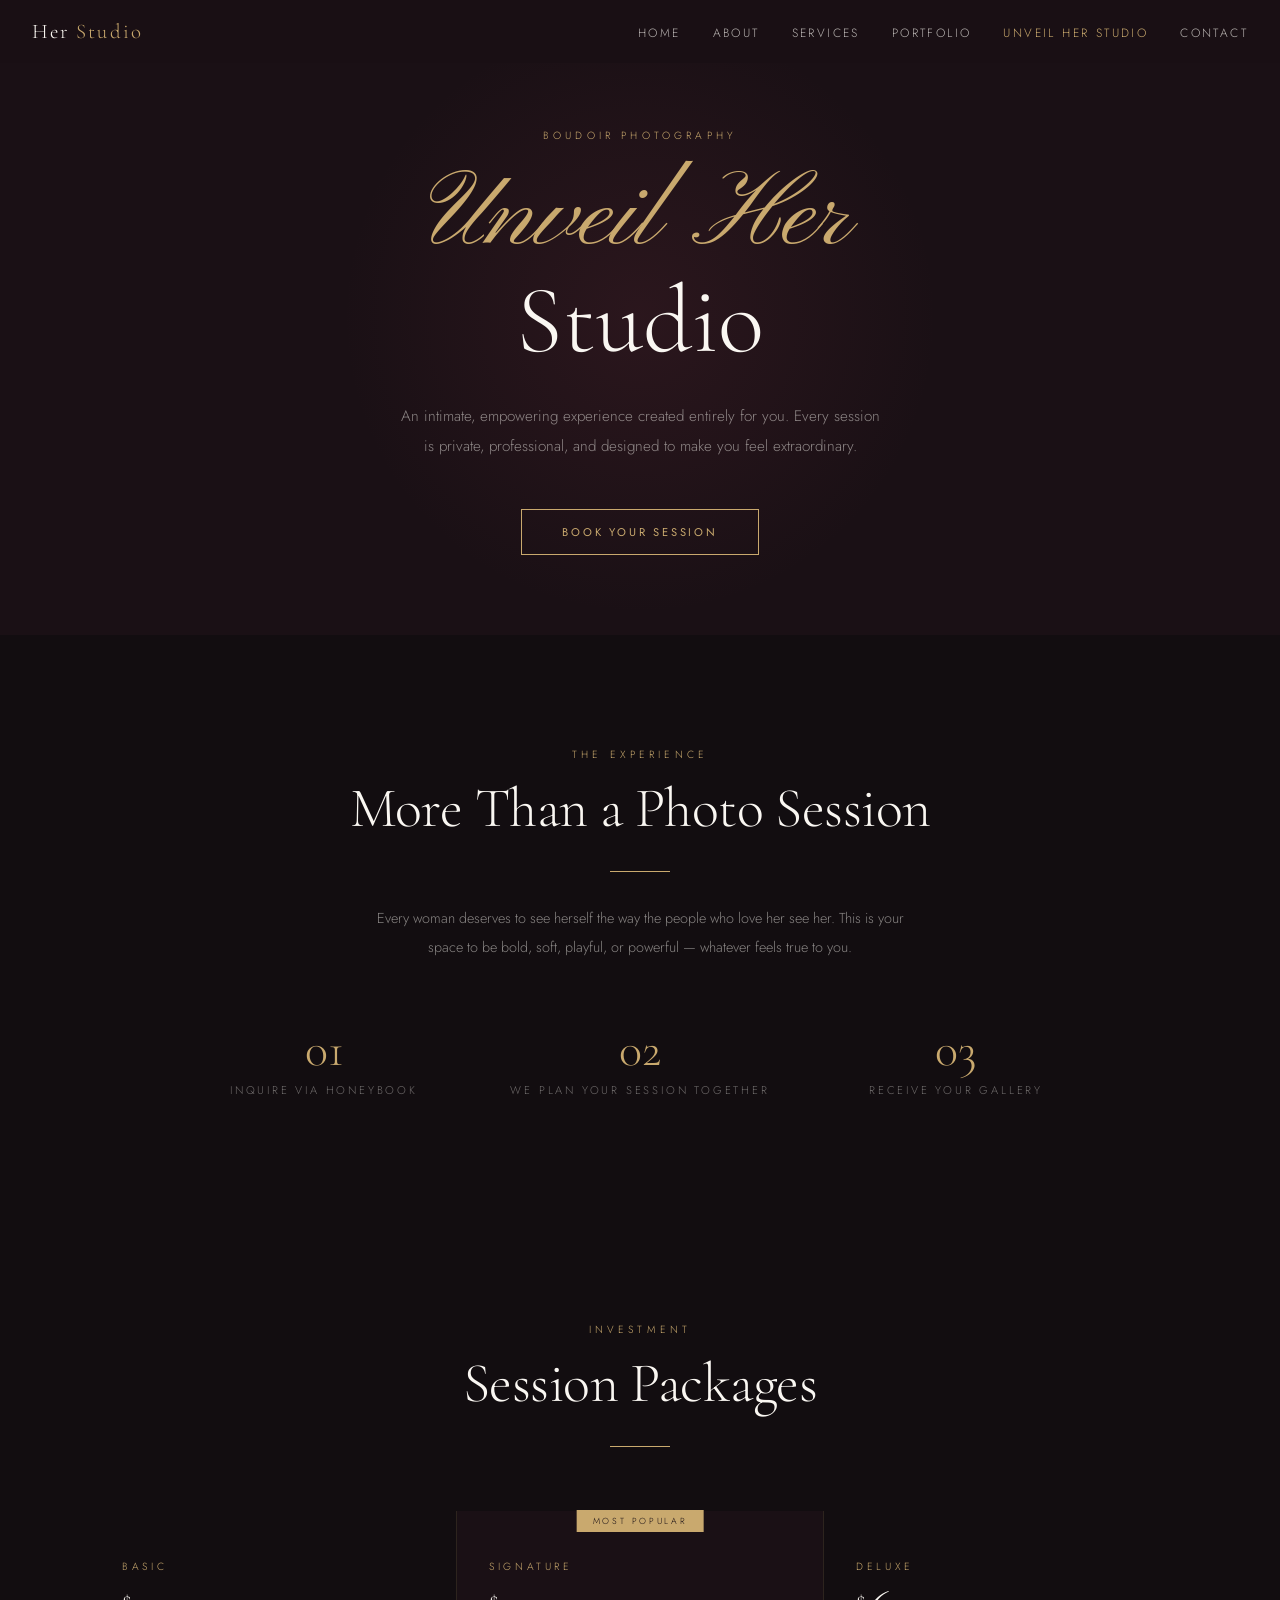
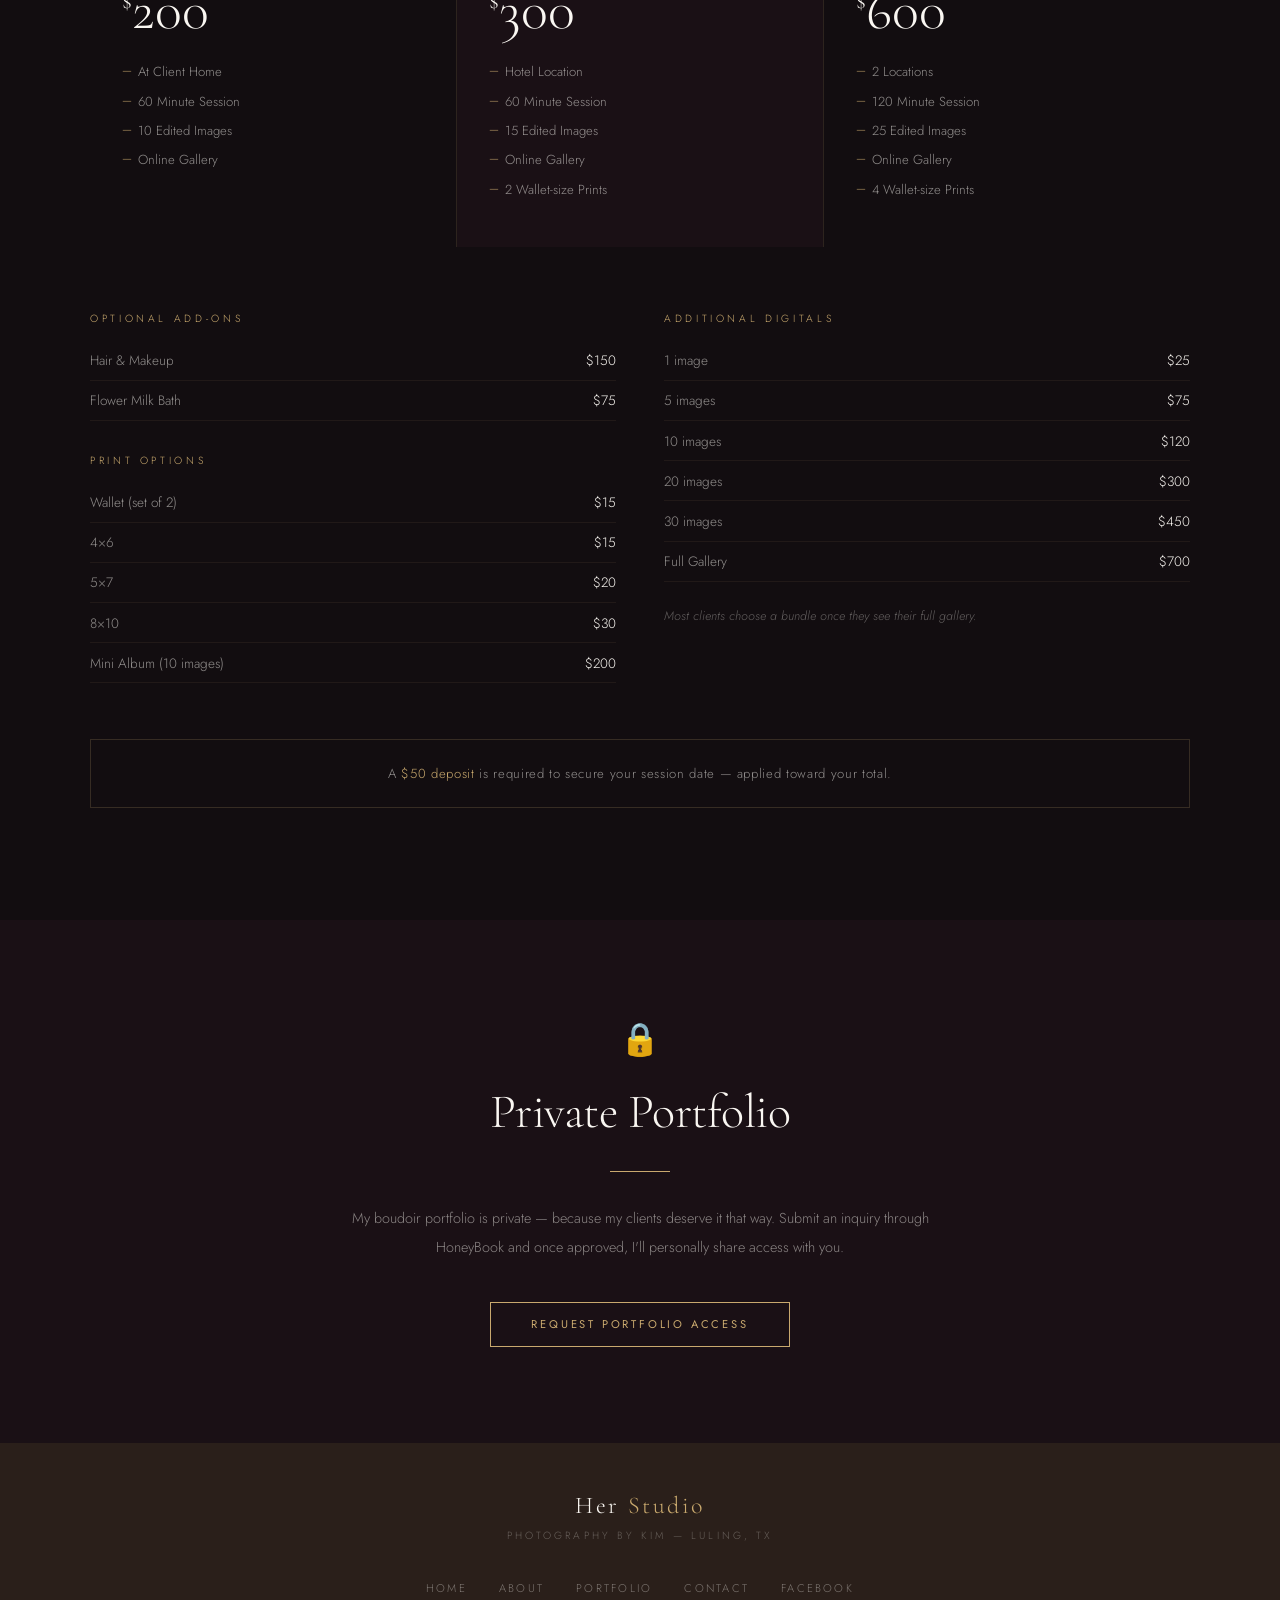
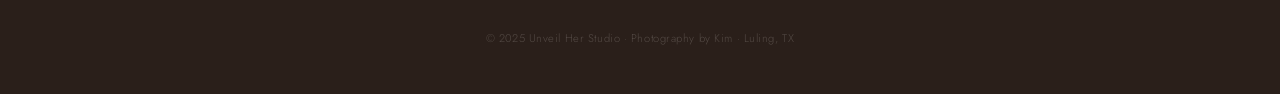
<file: unveil.html>
<!DOCTYPE html>
<html lang="en">
<head>
  <meta charset="UTF-8">
  <meta name="viewport" content="width=device-width, initial-scale=1.0">
  <title>Unveil Her Studio | Boudoir Photography — Luling, TX</title>
  <meta name="description" content="Unveil Her Studio — intimate, empowering boudoir photography sessions in Luling, TX. Book your private session today.">
  <link rel="stylesheet" href="css/style.css">
  <style>
    .unveil-hero {
      min-height: 70vh;
      background: var(--unveil-dark);
      display: flex;
      align-items: center;
      justify-content: center;
      text-align: center;
      padding: 8rem 2rem 5rem;
      position: relative;
      overflow: hidden;
    }
    .unveil-hero::before {
      content: '';
      position: absolute;
      width: 600px;
      height: 600px;
      border-radius: 50%;
      background: radial-gradient(circle, rgba(139,58,74,0.15) 0%, transparent 70%);
      top: 50%;
      left: 50%;
      transform: translate(-50%, -50%);
      pointer-events: none;
    }
    .unveil-hero-content { position: relative; z-index: 1; max-width: 700px; }
    .unveil-hero h1 { font-size: clamp(3rem, 8vw, 6rem); color: var(--cream); line-height: 1; }
    .unveil-hero h1 .script { color: var(--unveil-gold); display: block; font-size: 1.1em; }
    .unveil-hero p { font-size: 0.95rem; line-height: 2; color: rgba(250,247,242,0.5); margin: 2rem 0 3rem; max-width: 480px; margin-left: auto; margin-right: auto; }
    .experience-section { background: #120d10; padding: 7rem 2rem; }
    .experience-inner { max-width: 900px; margin: 0 auto; }
    .experience-grid { display: grid; grid-template-columns: repeat(3, 1fr); gap: 3rem; margin-top: 4rem; }
    .experience-item { text-align: center; }
    .exp-num { font-family: 'Cormorant Garamond', serif; font-size: 3rem; color: var(--unveil-gold); line-height: 1; margin-bottom: 0.5rem; }
    .exp-label { font-size: 0.7rem; letter-spacing: 0.25em; text-transform: uppercase; color: rgba(250,247,242,0.4); }
    @media (max-width: 768px) {
      .experience-grid { grid-template-columns: 1fr; gap: 2rem; }
      .addons-row { grid-template-columns: 1fr; }
    }
  </style>
</head>
<body>

  <!-- NAV -->
  <nav style="background: rgba(26,16,21,0.9); backdrop-filter: blur(12px);">
    <a class="nav-logo" href="index.html" style="color: var(--cream);">Her <span>Studio</span></a>
    <ul class="nav-links">
      <li><a href="index.html" style="color: rgba(250,247,242,0.7);">Home</a></li>
      <li><a href="about.html" style="color: rgba(250,247,242,0.7);">About</a></li>
      <li><a href="services.html" style="color: rgba(250,247,242,0.7);">Services</a></li>
      <li><a href="portfolio.html" style="color: rgba(250,247,242,0.7);">Portfolio</a></li>
      <li><a href="unveil.html" style="color: var(--unveil-gold);">Unveil Her Studio</a></li>
      <li><a href="contact.html" style="color: rgba(250,247,242,0.7);">Contact</a></li>
    </ul>
    <button class="hamburger" aria-label="Open menu" style="filter: invert(1);">
      <span></span><span></span><span></span>
    </button>
  </nav>

  <!-- MOBILE MENU -->
  <div class="mobile-menu" style="background: var(--unveil-dark);">
    <button class="mobile-close" style="color: var(--cream);" aria-label="Close menu">✕</button>
    <a href="index.html" style="color: var(--cream);">Home</a>
    <a href="about.html" style="color: var(--cream);">About</a>
    <a href="services.html" style="color: var(--cream);">Services</a>
    <a href="portfolio.html" style="color: var(--cream);">Portfolio</a>
    <a href="unveil.html" style="color: var(--unveil-gold);">Unveil Her Studio</a>
    <a href="contact.html" style="color: var(--cream);">Contact</a>
  </div>

  <!-- HERO -->
  <div class="unveil-hero">
    <div class="unveil-hero-content fade-up">
      <span class="unveil-label" style="display:block; margin-bottom:1.5rem;">Boudoir Photography</span>
      <h1>
        <span class="script">Unveil Her</span>
        Studio
      </h1>
      <p>An intimate, empowering experience created entirely for you. Every session is private, professional, and designed to make you feel extraordinary.</p>
      <a href="https://unveilherstudio.hbportal.co" target="_blank" rel="noopener" class="btn btn-gold">Book Your Session</a>
    </div>
  </div>

  <!-- EXPERIENCE STRIP -->
  <section class="experience-section">
    <div class="experience-inner">
      <div class="fade-up" style="text-align:center;">
        <span class="section-label" style="color:var(--unveil-gold);">The Experience</span>
        <h2 class="section-title" style="color:var(--cream);">More Than a Photo Session</h2>
        <div class="gold-line" style="background:var(--unveil-gold);"></div>
        <p style="font-size:0.9rem; line-height:2; color:rgba(250,247,242,0.5); max-width:560px; margin:0 auto;">Every woman deserves to see herself the way the people who love her see her. This is your space to be bold, soft, playful, or powerful — whatever feels true to you.</p>
      </div>
      <div class="experience-grid fade-up">
        <div class="experience-item">
          <div class="exp-num">01</div>
          <div class="exp-label">Inquire via HoneyBook</div>
        </div>
        <div class="experience-item">
          <div class="exp-num">02</div>
          <div class="exp-label">We plan your session together</div>
        </div>
        <div class="experience-item">
          <div class="exp-num">03</div>
          <div class="exp-label">Receive your gallery</div>
        </div>
      </div>
    </div>
  </section>

  <!-- BOUDOIR PRICING -->
  <section class="boudoir-pricing">
    <div class="boudoir-pricing-inner">
      <div class="boudoir-pricing-header fade-up">
        <span class="section-label">Investment</span>
        <h2 class="section-title">Session Packages</h2>
        <div class="gold-line" style="background:var(--unveil-gold);"></div>
      </div>

      <div class="packages-row fade-up">
        <div class="package-card">
          <div class="package-name">Basic</div>
          <div class="package-price"><sup>$</sup>200</div>
          <ul class="package-features">
            <li>At Client Home</li>
            <li>60 Minute Session</li>
            <li>10 Edited Images</li>
            <li>Online Gallery</li>
          </ul>
        </div>
        <div class="package-card popular">
          <div class="popular-tag">Most Popular</div>
          <div class="package-name">Signature</div>
          <div class="package-price"><sup>$</sup>300</div>
          <ul class="package-features">
            <li>Hotel Location</li>
            <li>60 Minute Session</li>
            <li>15 Edited Images</li>
            <li>Online Gallery</li>
            <li>2 Wallet-size Prints</li>
          </ul>
        </div>
        <div class="package-card">
          <div class="package-name">Deluxe</div>
          <div class="package-price"><sup>$</sup>600</div>
          <ul class="package-features">
            <li>2 Locations</li>
            <li>120 Minute Session</li>
            <li>25 Edited Images</li>
            <li>Online Gallery</li>
            <li>4 Wallet-size Prints</li>
          </ul>
        </div>
      </div>

      <div class="addons-row fade-up">
        <div class="addon-block">
          <h3>Optional Add-Ons</h3>
          <div class="addon-list">
            <div class="addon-item"><span>Hair &amp; Makeup</span><span class="price">$150</span></div>
            <div class="addon-item"><span>Flower Milk Bath</span><span class="price">$75</span></div>
          </div>

          <h3 style="margin-top:2rem;">Print Options</h3>
          <div class="addon-list">
            <div class="addon-item"><span>Wallet (set of 2)</span><span class="price">$15</span></div>
            <div class="addon-item"><span>4×6</span><span class="price">$15</span></div>
            <div class="addon-item"><span>5×7</span><span class="price">$20</span></div>
            <div class="addon-item"><span>8×10</span><span class="price">$30</span></div>
            <div class="addon-item"><span>Mini Album (10 images)</span><span class="price">$200</span></div>
          </div>
        </div>

        <div class="addon-block">
          <h3>Additional Digitals</h3>
          <div class="addon-list">
            <div class="addon-item"><span>1 image</span><span class="price">$25</span></div>
            <div class="addon-item"><span>5 images</span><span class="price">$75</span></div>
            <div class="addon-item"><span>10 images</span><span class="price">$120</span></div>
            <div class="addon-item"><span>20 images</span><span class="price">$300</span></div>
            <div class="addon-item"><span>30 images</span><span class="price">$450</span></div>
            <div class="addon-item"><span>Full Gallery</span><span class="price">$700</span></div>
          </div>
          <p style="margin-top:1.5rem; font-size:0.78rem; color:rgba(250,247,242,0.35); font-style:italic; line-height:1.7;">Most clients choose a bundle once they see their full gallery.</p>
        </div>
      </div>

      <div class="deposit-strip fade-up">
        <p>A <span>$50 deposit</span> is required to secure your session date — applied toward your total.</p>
      </div>
    </div>
  </section>

  <!-- PRIVATE PORTFOLIO ACCESS -->
  <section class="private-access">
    <div class="private-access-inner fade-up">
      <span class="lock-icon">🔒</span>
      <h2 class="section-title" style="color:var(--cream); font-size: clamp(2rem,4vw,3rem); margin-bottom:1rem;">Private Portfolio</h2>
      <div class="gold-line" style="background:var(--unveil-gold);"></div>
      <p>My boudoir portfolio is private — because my clients deserve it that way. Submit an inquiry through HoneyBook and once approved, I'll personally share access with you.</p>
      <a href="https://unveilherstudio.hbportal.co" target="_blank" rel="noopener" class="btn btn-gold">Request Portfolio Access</a>
    </div>
  </section>

  <!-- FOOTER -->
  <footer>
    <div class="footer-logo">Her <span>Studio</span></div>
    <div class="footer-sub">Photography by Kim — Luling, TX</div>
    <ul class="footer-links">
      <li><a href="index.html">Home</a></li>
      <li><a href="about.html">About</a></li>
      <li><a href="portfolio.html">Portfolio</a></li>
      <li><a href="contact.html">Contact</a></li>
      <li><a href="https://www.facebook.com/UnveilHerStudio" target="_blank" rel="noopener">Facebook</a></li>
    </ul>
    <p class="footer-copy">© 2025 Unveil Her Studio · Photography by Kim · Luling, TX</p>
  </footer>

  <script src="js/main.js"></script>
</body>
</html>
</file>
<file: css/style.css>
@import url('https://fonts.googleapis.com/css2?family=Cormorant+Garamond:ital,wght@0,300;0,400;0,500;1,300;1,400&family=Jost:wght@200;300;400&family=Pinyon+Script&display=swap');

:root {
  --cream: #faf7f2;
  --blush: #e8c9bb;
  --blush-light: #f2e4dc;
  --rose: #c9847a;
  --gold: #c9a96e;
  --gold-light: #e8d5b0;
  --dark: #2a1f1a;
  --muted: #8a7060;
  --unveil-dark: #1a1015;
  --unveil-rose: #8b3a4a;
  --unveil-gold: #c9a96e;
}

*, *::before, *::after { box-sizing: border-box; margin: 0; padding: 0; }

html { scroll-behavior: smooth; }

body {
  font-family: 'Jost', sans-serif;
  font-weight: 300;
  background: var(--cream);
  color: var(--dark);
  overflow-x: hidden;
}

/* ── TYPOGRAPHY ── */
h1, h2, h3 {
  font-family: 'Cormorant Garamond', serif;
  font-weight: 300;
}

.script {
  font-family: 'Pinyon Script', cursive;
  font-weight: 400;
}

/* ── NAV ── */
nav {
  position: fixed;
  top: 0;
  width: 100%;
  z-index: 100;
  padding: 1.2rem 2rem;
  display: flex;
  align-items: center;
  justify-content: space-between;
  transition: background 0.4s, backdrop-filter 0.4s;
}

nav.scrolled {
  background: rgba(250, 247, 242, 0.92);
  backdrop-filter: blur(12px);
  border-bottom: 1px solid rgba(201, 169, 110, 0.2);
}

.nav-logo {
  font-family: 'Cormorant Garamond', serif;
  font-size: 1.3rem;
  font-weight: 300;
  color: var(--dark);
  text-decoration: none;
  letter-spacing: 0.1em;
}

.nav-logo span {
  color: var(--gold);
}

.nav-links {
  display: flex;
  gap: 2rem;
  list-style: none;
}

.nav-links a {
  font-family: 'Jost', sans-serif;
  font-weight: 300;
  font-size: 0.75rem;
  letter-spacing: 0.2em;
  text-transform: uppercase;
  color: var(--dark);
  text-decoration: none;
  transition: color 0.3s;
}

.nav-links a:hover { color: var(--gold); }

.hamburger {
  display: none;
  flex-direction: column;
  gap: 5px;
  cursor: pointer;
  background: none;
  border: none;
  padding: 4px;
}

.hamburger span {
  display: block;
  width: 24px;
  height: 1px;
  background: var(--dark);
  transition: all 0.3s;
}

.mobile-menu {
  display: none;
  position: fixed;
  inset: 0;
  background: var(--cream);
  z-index: 99;
  flex-direction: column;
  align-items: center;
  justify-content: center;
  gap: 2.5rem;
}

.mobile-menu.open { display: flex; }

.mobile-menu a {
  font-family: 'Cormorant Garamond', serif;
  font-size: 2rem;
  font-weight: 300;
  color: var(--dark);
  text-decoration: none;
  letter-spacing: 0.05em;
  transition: color 0.3s;
}

.mobile-menu a:hover { color: var(--gold); }

.mobile-close {
  position: absolute;
  top: 1.5rem;
  right: 2rem;
  background: none;
  border: none;
  font-size: 1.8rem;
  cursor: pointer;
  color: var(--dark);
}

/* ── HERO ── */
.hero {
  min-height: 100vh;
  display: grid;
  grid-template-columns: 1fr 1fr;
  position: relative;
  overflow: hidden;
}

.hero-left {
  background: var(--blush-light);
  display: flex;
  flex-direction: column;
  justify-content: center;
  padding: 8rem 4rem 4rem 5rem;
  position: relative;
}

.hero-left::after {
  content: '';
  position: absolute;
  right: -60px;
  top: 0;
  bottom: 0;
  width: 120px;
  background: var(--blush-light);
  clip-path: ellipse(60px 55% at 0% 50%);
  z-index: 2;
}

.hero-right {
  background: var(--dark);
  display: flex;
  flex-direction: column;
  justify-content: center;
  padding: 8rem 5rem 4rem 4rem;
  position: relative;
}

.hero-tagline {
  font-family: 'Jost', sans-serif;
  font-size: 0.7rem;
  letter-spacing: 0.35em;
  text-transform: uppercase;
  color: var(--gold);
  margin-bottom: 1.5rem;
}

.hero-title {
  font-size: clamp(3rem, 6vw, 5.5rem);
  line-height: 1.05;
  letter-spacing: -0.01em;
  margin-bottom: 1.5rem;
}

.hero-left .hero-title { color: var(--dark); }
.hero-right .hero-title { color: var(--cream); }

.hero-sub {
  font-size: 0.9rem;
  line-height: 1.8;
  letter-spacing: 0.05em;
  margin-bottom: 2.5rem;
  max-width: 320px;
}

.hero-left .hero-sub { color: var(--muted); }
.hero-right .hero-sub { color: rgba(250,247,242,0.6); }

.btn {
  display: inline-block;
  padding: 0.85rem 2.5rem;
  font-family: 'Jost', sans-serif;
  font-size: 0.7rem;
  font-weight: 400;
  letter-spacing: 0.25em;
  text-transform: uppercase;
  text-decoration: none;
  transition: all 0.3s;
  cursor: pointer;
  border: none;
}

.btn-outline-dark {
  border: 1px solid var(--dark);
  color: var(--dark);
  background: transparent;
}

.btn-outline-dark:hover {
  background: var(--dark);
  color: var(--cream);
}

.btn-gold {
  background: transparent;
  border: 1px solid var(--gold);
  color: var(--gold);
}

.btn-gold:hover {
  background: var(--gold);
  color: var(--dark);
}

.btn-cream {
  background: var(--cream);
  border: 1px solid var(--cream);
  color: var(--dark);
}

.btn-cream:hover {
  background: transparent;
  color: var(--cream);
}

/* ── GOLD DIVIDER ── */
.gold-line {
  width: 60px;
  height: 1px;
  background: var(--gold);
  margin: 2rem auto;
}

.gold-line-left {
  margin-left: 0;
}

/* ── SECTION BASE ── */
section {
  padding: 6rem 2rem;
}

.section-label {
  font-family: 'Jost', sans-serif;
  font-size: 0.65rem;
  letter-spacing: 0.4em;
  text-transform: uppercase;
  color: var(--gold);
  display: block;
  margin-bottom: 1rem;
}

.section-title {
  font-size: clamp(2rem, 5vw, 3.5rem);
  line-height: 1.1;
  letter-spacing: -0.01em;
}

/* ── ABOUT STRIP ── */
.about-strip {
  background: var(--cream);
  padding: 7rem 2rem;
}

.about-inner {
  max-width: 1000px;
  margin: 0 auto;
  display: grid;
  grid-template-columns: 1fr 1.4fr;
  gap: 6rem;
  align-items: center;
}

.about-img-wrap {
  position: relative;
}

.about-img-frame {
  width: 100%;
  aspect-ratio: 3/4;
  background: var(--blush-light);
  border-radius: 50% 50% 50% 50% / 60% 60% 40% 40%;
  overflow: hidden;
  position: relative;
}

.about-img-frame img {
  width: 100%;
  height: 100%;
  object-fit: cover;
}

.about-img-placeholder {
  width: 100%;
  height: 100%;
  display: flex;
  align-items: center;
  justify-content: center;
  color: var(--muted);
  font-size: 0.75rem;
  letter-spacing: 0.15em;
}

.about-deco {
  position: absolute;
  bottom: -20px;
  right: -20px;
  width: 120px;
  height: 120px;
  border: 1px solid var(--gold-light);
  border-radius: 50%;
  z-index: -1;
}

.about-name {
  font-size: clamp(2.5rem, 5vw, 4rem);
  line-height: 1;
  margin-bottom: 0.5rem;
}

.about-name .script {
  font-size: 1.2em;
  color: var(--rose);
  display: block;
}

.about-text {
  font-size: 0.95rem;
  line-height: 2;
  color: var(--muted);
  margin-bottom: 1.5rem;
}

.about-location {
  font-size: 0.7rem;
  letter-spacing: 0.25em;
  text-transform: uppercase;
  color: var(--gold);
}

/* ── SERVICES ── */
.services-section {
  background: var(--blush-light);
  padding: 7rem 2rem;
}

.services-inner {
  max-width: 1100px;
  margin: 0 auto;
}

.services-header {
  text-align: center;
  margin-bottom: 4rem;
}

.services-grid {
  display: grid;
  grid-template-columns: repeat(auto-fit, minmax(200px, 1fr));
  gap: 0;
}

.service-item {
  padding: 2.5rem 2rem;
  border-right: 1px solid rgba(201,169,110,0.2);
  border-bottom: 1px solid rgba(201,169,110,0.2);
  transition: background 0.3s;
}

.service-item:hover { background: rgba(255,255,255,0.5); }

.service-item:nth-child(5n) { border-right: none; }

.service-icon {
  font-size: 1.5rem;
  margin-bottom: 1rem;
  display: block;
}

.service-name {
  font-family: 'Cormorant Garamond', serif;
  font-size: 1.3rem;
  font-weight: 400;
  margin-bottom: 0.5rem;
  color: var(--dark);
}

.service-price {
  font-size: 0.7rem;
  letter-spacing: 0.2em;
  text-transform: uppercase;
  color: var(--gold);
  margin-bottom: 0.8rem;
}

.service-note {
  font-size: 0.8rem;
  color: var(--muted);
  line-height: 1.6;
}

.deposit-note {
  text-align: center;
  margin-top: 3rem;
  font-size: 0.8rem;
  letter-spacing: 0.15em;
  color: var(--muted);
}

.deposit-note span {
  color: var(--gold);
}

/* ── PORTFOLIO TEASER ── */
.portfolio-section {
  background: var(--cream);
  padding: 7rem 2rem;
}

.portfolio-inner {
  max-width: 1100px;
  margin: 0 auto;
}

.portfolio-header {
  display: flex;
  justify-content: space-between;
  align-items: flex-end;
  margin-bottom: 3rem;
  flex-wrap: wrap;
  gap: 1rem;
}

.portfolio-grid {
  display: grid;
  grid-template-columns: repeat(3, 1fr);
  grid-template-rows: auto;
  gap: 12px;
}

.portfolio-tile {
  background: var(--blush-light);
  overflow: hidden;
  position: relative;
  cursor: pointer;
}

.portfolio-tile::after {
  content: '';
  position: absolute;
  inset: 0;
  background: rgba(42,31,26,0);
  transition: background 0.4s;
}

.portfolio-tile:hover::after {
  background: rgba(42,31,26,0.3);
}

.portfolio-tile:nth-child(1) {
  grid-row: span 2;
  aspect-ratio: unset;
  min-height: 400px;
}

.portfolio-tile:nth-child(2),
.portfolio-tile:nth-child(3) {
  aspect-ratio: 4/3;
}

.portfolio-tile:nth-child(4),
.portfolio-tile:nth-child(5),
.portfolio-tile:nth-child(6) {
  aspect-ratio: 1;
}

.portfolio-tile img {
  width: 100%;
  height: 100%;
  object-fit: cover;
  transition: transform 0.6s ease;
}

.portfolio-tile:hover img { transform: scale(1.04); }

.tile-placeholder {
  width: 100%;
  height: 100%;
  min-height: 180px;
  display: flex;
  flex-direction: column;
  align-items: center;
  justify-content: center;
  gap: 0.5rem;
  color: var(--muted);
}

.tile-placeholder span {
  font-size: 0.65rem;
  letter-spacing: 0.2em;
  text-transform: uppercase;
}

/* ── UNVEIL HER SECTION ── */
.unveil-section {
  background: var(--unveil-dark);
  padding: 8rem 2rem;
  position: relative;
  overflow: hidden;
}

.unveil-section::before {
  content: 'UNVEIL';
  position: absolute;
  font-family: 'Cormorant Garamond', serif;
  font-size: clamp(8rem, 20vw, 18rem);
  font-weight: 300;
  color: rgba(201,169,110,0.04);
  top: 50%;
  left: 50%;
  transform: translate(-50%, -50%);
  white-space: nowrap;
  pointer-events: none;
  letter-spacing: 0.2em;
}

.unveil-inner {
  max-width: 1000px;
  margin: 0 auto;
  display: grid;
  grid-template-columns: 1fr 1fr;
  gap: 6rem;
  align-items: center;
  position: relative;
  z-index: 1;
}

.unveil-label {
  font-size: 0.65rem;
  letter-spacing: 0.4em;
  text-transform: uppercase;
  color: var(--unveil-gold);
  display: block;
  margin-bottom: 1rem;
}

.unveil-title {
  font-size: clamp(2.5rem, 5vw, 4rem);
  color: var(--cream);
  line-height: 1.05;
  margin-bottom: 2rem;
}

.unveil-title .script {
  color: var(--unveil-gold);
  display: block;
  font-size: 1.2em;
}

.unveil-text {
  font-size: 0.9rem;
  line-height: 2;
  color: rgba(250,247,242,0.55);
  margin-bottom: 2rem;
}

.unveil-logo-wrap {
  display: flex;
  align-items: center;
  justify-content: center;
}

.unveil-logo-circle {
  width: 280px;
  height: 280px;
  border-radius: 50%;
  border: 1px solid rgba(201,169,110,0.3);
  display: flex;
  align-items: center;
  justify-content: center;
  position: relative;
}

.unveil-logo-circle::after {
  content: '';
  position: absolute;
  inset: 12px;
  border-radius: 50%;
  border: 1px solid rgba(201,169,110,0.15);
}

.unveil-logo-circle img {
  width: 200px;
  height: 200px;
  object-fit: contain;
  filter: brightness(0) invert(1) sepia(1) saturate(0.5) hue-rotate(10deg);
}

.unveil-logo-placeholder {
  text-align: center;
  color: var(--unveil-gold);
}

.unveil-logo-placeholder .script {
  font-size: 2rem;
  display: block;
  margin-bottom: 0.5rem;
}

.unveil-logo-placeholder p {
  font-size: 0.6rem;
  letter-spacing: 0.4em;
  text-transform: uppercase;
  color: rgba(201,169,110,0.5);
}

/* ── BOUDOIR PRICING ── */
.boudoir-pricing {
  background: #120d10;
  padding: 7rem 2rem;
}

.boudoir-pricing-inner {
  max-width: 1100px;
  margin: 0 auto;
}

.boudoir-pricing-header {
  text-align: center;
  margin-bottom: 4rem;
}

.boudoir-pricing-header .section-label { color: var(--unveil-gold); }
.boudoir-pricing-header .section-title { color: var(--cream); }

.packages-row {
  display: grid;
  grid-template-columns: repeat(3, 1fr);
  gap: 1px;
  background: rgba(201,169,110,0.15);
  margin-bottom: 4rem;
}

.package-card {
  background: #120d10;
  padding: 3rem 2rem;
  position: relative;
  transition: background 0.3s;
}

.package-card:hover { background: #1a1015; }

.package-card.popular {
  background: #1a1015;
}

.popular-tag {
  position: absolute;
  top: -1px;
  left: 50%;
  transform: translateX(-50%);
  font-size: 0.55rem;
  letter-spacing: 0.3em;
  text-transform: uppercase;
  color: var(--unveil-dark);
  background: var(--unveil-gold);
  padding: 0.3rem 1rem;
}

.package-name {
  font-family: 'Jost', sans-serif;
  font-size: 0.65rem;
  letter-spacing: 0.35em;
  text-transform: uppercase;
  color: var(--unveil-gold);
  margin-bottom: 0.5rem;
}

.package-price {
  font-family: 'Cormorant Garamond', serif;
  font-size: 3.5rem;
  font-weight: 300;
  color: var(--cream);
  line-height: 1;
  margin-bottom: 1.5rem;
}

.package-price sup {
  font-size: 1.5rem;
  vertical-align: super;
}

.package-features {
  list-style: none;
  display: flex;
  flex-direction: column;
  gap: 0.6rem;
}

.package-features li {
  font-size: 0.82rem;
  color: rgba(250,247,242,0.55);
  padding-left: 1rem;
  position: relative;
  line-height: 1.5;
}

.package-features li::before {
  content: '—';
  position: absolute;
  left: 0;
  color: var(--unveil-gold);
  font-size: 0.7rem;
}

.addons-row {
  display: grid;
  grid-template-columns: 1fr 1fr;
  gap: 3rem;
}

.addon-block h3 {
  font-family: 'Jost', sans-serif;
  font-size: 0.65rem;
  letter-spacing: 0.35em;
  text-transform: uppercase;
  color: var(--unveil-gold);
  margin-bottom: 1.5rem;
}

.addon-list {
  display: flex;
  flex-direction: column;
  gap: 0.6rem;
}

.addon-item {
  display: flex;
  justify-content: space-between;
  align-items: baseline;
  font-size: 0.85rem;
  color: rgba(250,247,242,0.55);
  padding-bottom: 0.6rem;
  border-bottom: 1px solid rgba(201,169,110,0.08);
}

.addon-item .price { color: var(--cream); }

.deposit-strip {
  text-align: center;
  margin-top: 3.5rem;
  padding: 1.5rem;
  border: 1px solid rgba(201,169,110,0.2);
}

.deposit-strip p {
  font-size: 0.82rem;
  color: rgba(250,247,242,0.55);
  letter-spacing: 0.05em;
}

.deposit-strip span { color: var(--unveil-gold); }

/* ── PRIVATE ACCESS ── */
.private-access {
  background: var(--unveil-dark);
  padding: 6rem 2rem;
  text-align: center;
  position: relative;
}

.private-access-inner {
  max-width: 600px;
  margin: 0 auto;
}

.lock-icon {
  font-size: 2rem;
  margin-bottom: 1.5rem;
  display: block;
  color: var(--unveil-gold);
}

.private-access h2 {
  font-size: clamp(2rem, 4vw, 3rem);
  color: var(--cream);
  margin-bottom: 1rem;
}

.private-access p {
  font-size: 0.9rem;
  line-height: 2;
  color: rgba(250,247,242,0.5);
  margin-bottom: 2.5rem;
}

/* ── CONTACT ── */
.contact-section {
  background: var(--cream);
  padding: 7rem 2rem;
}

.contact-inner {
  max-width: 900px;
  margin: 0 auto;
  display: grid;
  grid-template-columns: 1fr 1fr;
  gap: 6rem;
  align-items: start;
}

.contact-info h2 {
  font-size: clamp(2rem, 4vw, 3.2rem);
  margin-bottom: 1rem;
}

.contact-info p {
  font-size: 0.9rem;
  line-height: 2;
  color: var(--muted);
  margin-bottom: 2rem;
}

.contact-details {
  display: flex;
  flex-direction: column;
  gap: 1rem;
}

.contact-detail {
  font-size: 0.8rem;
  letter-spacing: 0.1em;
  color: var(--muted);
}

.contact-detail strong {
  display: block;
  font-family: 'Jost', sans-serif;
  font-weight: 400;
  font-size: 0.65rem;
  letter-spacing: 0.3em;
  text-transform: uppercase;
  color: var(--gold);
  margin-bottom: 0.3rem;
}

.contact-actions {
  display: flex;
  flex-direction: column;
  gap: 1rem;
  justify-content: center;
  padding-top: 2rem;
}

.contact-action-item {
  padding: 1.5rem 2rem;
  border: 1px solid rgba(201,169,110,0.3);
  display: flex;
  flex-direction: column;
  gap: 0.5rem;
  transition: border-color 0.3s, background 0.3s;
  text-decoration: none;
}

.contact-action-item:hover {
  border-color: var(--gold);
  background: rgba(201,169,110,0.05);
}

.contact-action-label {
  font-size: 0.6rem;
  letter-spacing: 0.3em;
  text-transform: uppercase;
  color: var(--gold);
}

.contact-action-text {
  font-family: 'Cormorant Garamond', serif;
  font-size: 1.3rem;
  color: var(--dark);
}

/* ── FOOTER ── */
footer {
  background: var(--dark);
  padding: 3rem 2rem;
  text-align: center;
}

.footer-logo {
  font-family: 'Cormorant Garamond', serif;
  font-size: 1.5rem;
  font-weight: 300;
  color: var(--cream);
  letter-spacing: 0.1em;
  margin-bottom: 0.5rem;
}

.footer-logo span { color: var(--gold); }

.footer-sub {
  font-size: 0.65rem;
  letter-spacing: 0.3em;
  text-transform: uppercase;
  color: rgba(250,247,242,0.3);
  margin-bottom: 2rem;
}

.footer-links {
  display: flex;
  justify-content: center;
  gap: 2rem;
  list-style: none;
  margin-bottom: 2rem;
}

.footer-links a {
  font-size: 0.7rem;
  letter-spacing: 0.2em;
  text-transform: uppercase;
  color: rgba(250,247,242,0.4);
  text-decoration: none;
  transition: color 0.3s;
}

.footer-links a:hover { color: var(--gold); }

.footer-copy {
  font-size: 0.7rem;
  color: rgba(250,247,242,0.2);
  letter-spacing: 0.05em;
}

/* ── SCROLL FADE IN ── */
.fade-up {
  opacity: 0;
  transform: translateY(30px);
  transition: opacity 0.8s ease, transform 0.8s ease;
}

.fade-up.visible {
  opacity: 1;
  transform: translateY(0);
}

/* ── RESPONSIVE ── */
@media (max-width: 768px) {
  .hero {
    grid-template-columns: 1fr;
    min-height: auto;
  }

  .hero-left {
    padding: 8rem 2rem 4rem;
    min-height: 60vh;
  }

  .hero-left::after { display: none; }

  .hero-right {
    padding: 4rem 2rem 5rem;
    min-height: 50vh;
  }

  .about-inner,
  .unveil-inner,
  .contact-inner {
    grid-template-columns: 1fr;
    gap: 3rem;
  }

  .about-img-wrap { max-width: 280px; margin: 0 auto; }

  .packages-row { grid-template-columns: 1fr; }

  .portfolio-grid {
    grid-template-columns: repeat(2, 1fr);
  }

  .portfolio-tile:nth-child(1) {
    grid-column: span 2;
    min-height: 250px;
  }

  .addons-row { grid-template-columns: 1fr; gap: 2rem; }

  .nav-links { display: none; }
  .hamburger { display: flex; }

  .services-grid {
    grid-template-columns: repeat(2, 1fr);
  }

  .unveil-logo-circle { width: 200px; height: 200px; }
}
</file>
